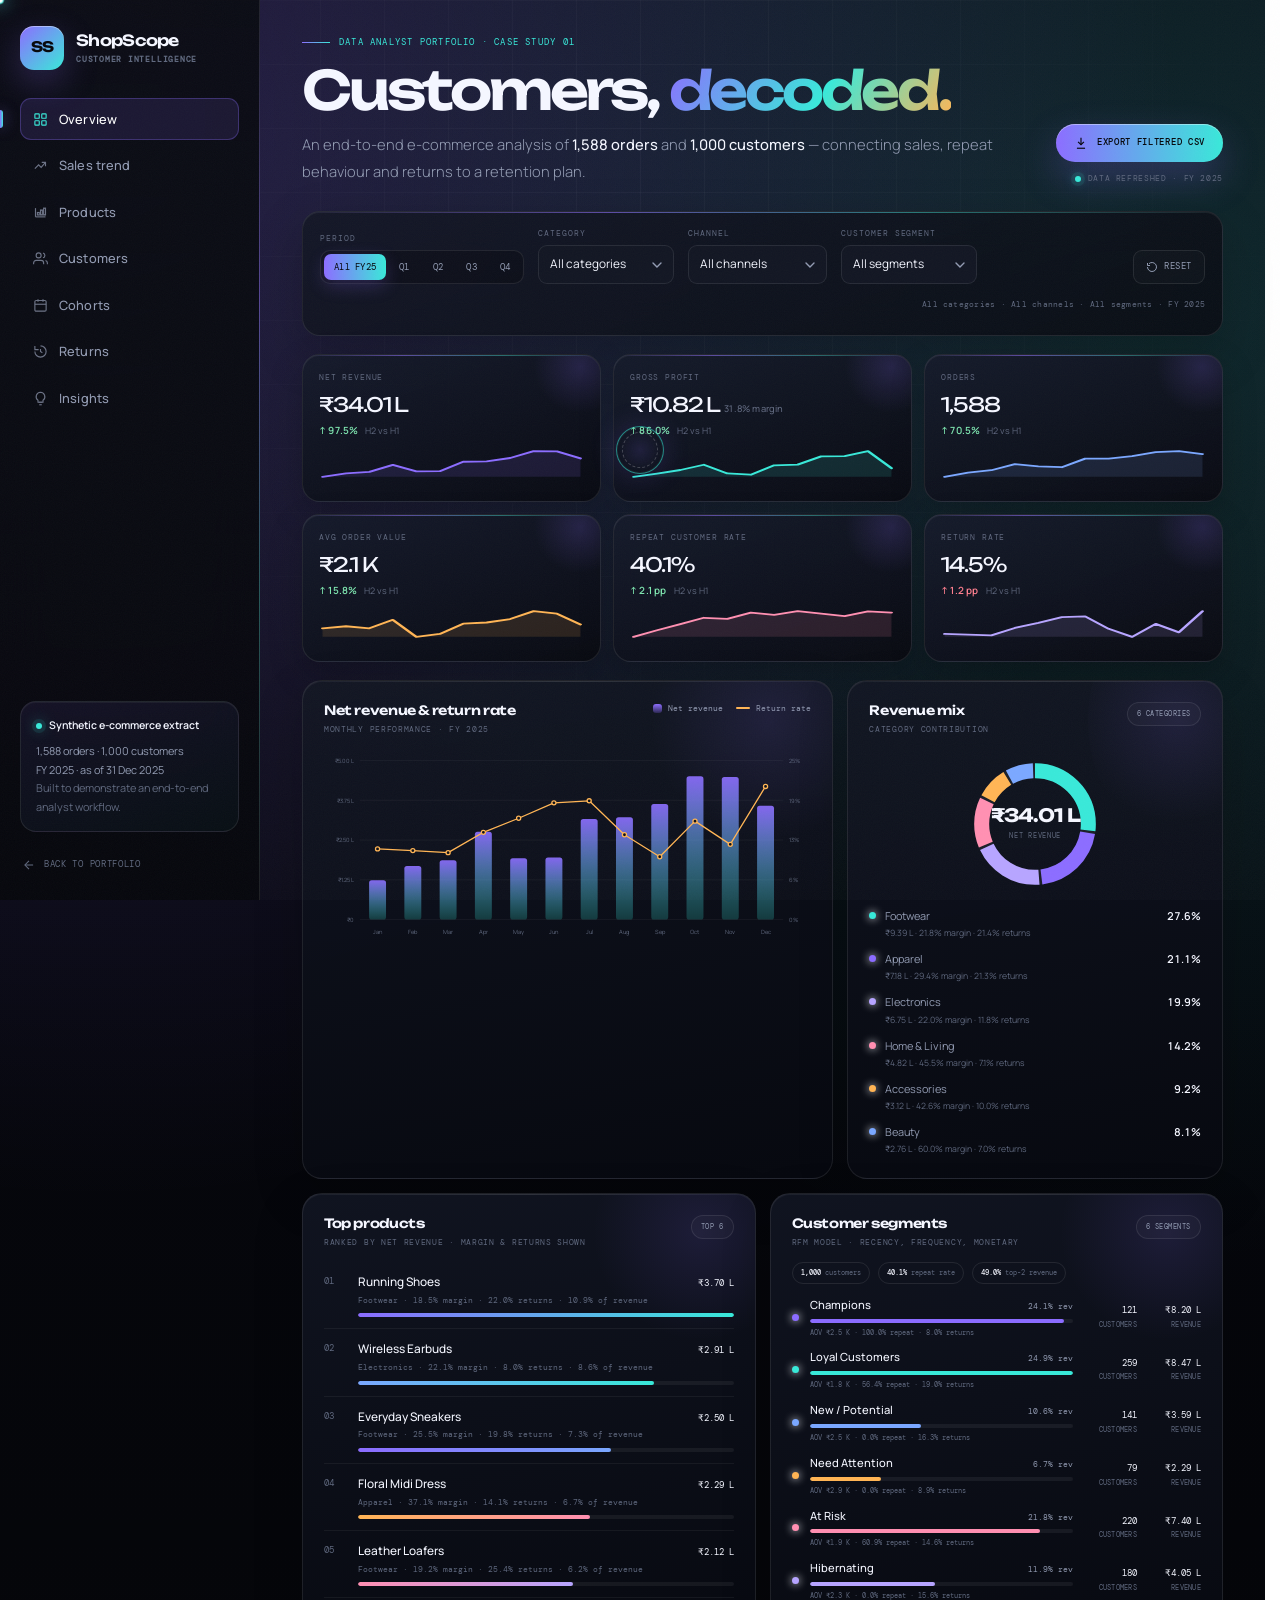
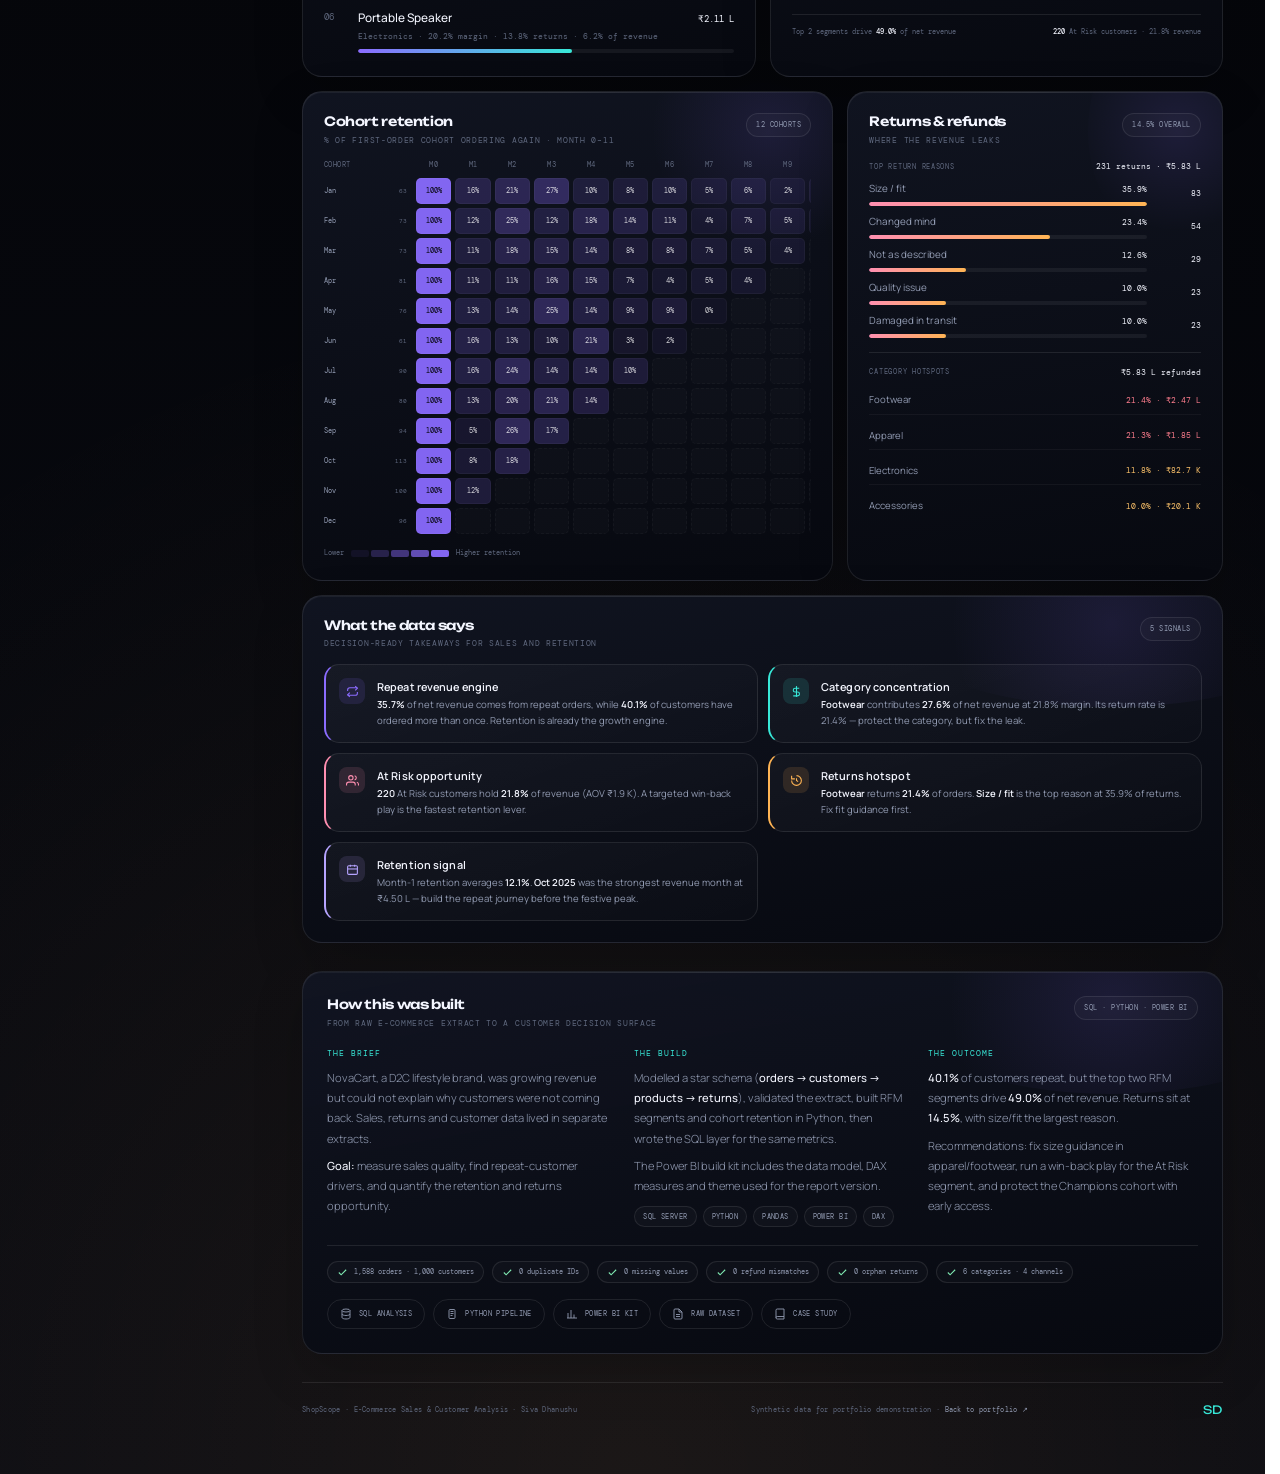
<file: projects/shopscope/index.html>
<!DOCTYPE html>
<html lang="en">
<head>
<meta charset="UTF-8"/>
<meta name="viewport" content="width=device-width, initial-scale=1.0"/>
<title>ShopScope — E-Commerce Sales & Customer Analysis | Siva Dhanushu</title>
<meta name="description" content="ShopScope is a data analyst case study by Siva Dhanushu: 1,588 e-commerce orders and 1,000 customers analysed for sales, repeat behaviour and returns."/>
<meta name="theme-color" content="#05060a"/>
<meta property="og:type" content="website"/>
<meta property="og:title" content="ShopScope — E-Commerce Sales &amp; Customer Analysis"/>
<meta property="og:description" content="1,588 orders, 1,000 customers, RFM segments, cohort retention and returns analysis — a live SQL, Python and Power BI case study."/>
<meta property="og:image" content="https://shivcreations317-hub.github.io/siva-portfolio/assets/shopscope-preview.webp"/>
<meta property="og:url" content="https://shivcreations317-hub.github.io/siva-portfolio/projects/shopscope/"/>
<meta name="twitter:card" content="summary_large_image"/>
<link rel="icon" href="data:image/svg+xml,%3Csvg xmlns='http://www.w3.org/2000/svg' viewBox='0 0 64 64'%3E%3Crect width='64' height='64' rx='16' fill='%2305060a'/%3E%3Ctext x='32' y='42' font-family='Arial' font-size='23' font-weight='bold' fill='%2338e8d8' text-anchor='middle'%3ESS%3C/text%3E%3C/svg%3E"/>
<link rel="preconnect" href="https://fonts.googleapis.com"/>
<link rel="preconnect" href="https://fonts.gstatic.com" crossorigin/>
<link href="https://fonts.googleapis.com/css2?family=DM+Mono:wght@400;500&family=Manrope:wght@300;400;500;600;700;800&family=Unbounded:wght@400;500;600;700;800&display=swap" rel="stylesheet"/>
<link rel="stylesheet" href="styles.css"/>
<link rel="stylesheet" href="motion.css"/>
</head>
<body data-page="dashboard">
<div class="noise"></div>

<aside class="sidebar">
  <a class="brand" href="../../index.html" aria-label="ShopScope home">
    <span class="brand-mark">SS</span>
    <span class="brand-name">ShopScope<span class="brand-sub">Customer Intelligence</span></span>
  </a>

  <nav class="side-nav" aria-label="Dashboard sections">
    <a href="#overview" class="active">
      <svg viewBox="0 0 24 24" fill="none" stroke="currentColor" stroke-width="1.8"><rect x="3" y="3" width="7" height="7" rx="1"/><rect x="14" y="3" width="7" height="7" rx="1"/><rect x="3" y="14" width="7" height="7" rx="1"/><rect x="14" y="14" width="7" height="7" rx="1"/></svg>
      Overview
    </a>
    <a href="#trend">
      <svg viewBox="0 0 24 24" fill="none" stroke="currentColor" stroke-width="1.8"><path d="M3 17l6-6 4 4 7-8"/><path d="M14 7h6v6"/></svg>
      Sales trend
    </a>
    <a href="#products">
      <svg viewBox="0 0 24 24" fill="none" stroke="currentColor" stroke-width="1.8"><path d="M4 19V5"/><path d="M4 19h16"/><rect x="7" y="12" width="3" height="4"/><rect x="12" y="8" width="3" height="8"/><rect x="17" y="5" width="3" height="11"/></svg>
      Products
    </a>
    <a href="#customers">
      <svg viewBox="0 0 24 24" fill="none" stroke="currentColor" stroke-width="1.8"><path d="M17 21v-2a4 4 0 00-4-4H5a4 4 0 00-4 4v2"/><circle cx="9" cy="7" r="4"/><path d="M23 21v-2a4 4 0 00-3-3.87"/><path d="M16 3.13a4 4 0 010 7.75"/></svg>
      Customers
    </a>
    <a href="#cohorts">
      <svg viewBox="0 0 24 24" fill="none" stroke="currentColor" stroke-width="1.8"><rect x="3" y="4" width="18" height="17" rx="2"/><path d="M8 2v4"/><path d="M16 2v4"/><path d="M3 10h18"/><path d="M8 14h.01"/><path d="M12 14h.01"/><path d="M16 14h.01"/></svg>
      Cohorts
    </a>
    <a href="#returns">
      <svg viewBox="0 0 24 24" fill="none" stroke="currentColor" stroke-width="1.8"><path d="M3 12a9 9 0 109-9"/><path d="M3 3v6h6"/><path d="M12 8v4l3 2"/></svg>
      Returns
    </a>
    <a href="#insights">
      <svg viewBox="0 0 24 24" fill="none" stroke="currentColor" stroke-width="1.8"><path d="M9 18h6"/><path d="M10 22h4"/><path d="M12 2a7 7 0 00-4 12.7V18h8v-3.3A7 7 0 0012 2z"/></svg>
      Insights
    </a>
  </nav>

  <div class="side-note">
    <strong><span class="dot"></span> Synthetic e-commerce extract</strong>
    1,588 orders · 1,000 customers<br/>
    FY 2025 · as of 31 Dec 2025<br/>
    <span>Built to demonstrate an end-to-end analyst workflow.</span>
  </div>

  <a class="side-back" href="../../index.html">
    <svg viewBox="0 0 24 24" fill="none" stroke="currentColor" stroke-width="1.8"><path d="M19 12H5"/><path d="M12 19l-7-7 7-7"/></svg>
    Back to portfolio
  </a>
</aside>

<main>
  <header class="topbar">
    <div>
      <p class="eyebrow">Data Analyst Portfolio · Case Study 01</p>
      <h1>Customers, <em>decoded.</em></h1>
      <p class="lede">An end-to-end e-commerce analysis of <strong>1,588 orders</strong> and <strong>1,000 customers</strong> — connecting sales, repeat behaviour and returns to a retention plan.</p>
    </div>
    <div class="top-actions">
      <button class="btn-export" id="exportBtn" type="button">
        <svg viewBox="0 0 24 24" fill="none" stroke="currentColor" stroke-width="2"><path d="M12 3v12"/><path d="M7 10l5 5 5-5"/><path d="M5 21h14"/></svg>
        Export filtered CSV
      </button>
      <span class="data-pill"><i></i> Data refreshed · FY 2025</span>
    </div>
  </header>

  <section id="overview" aria-label="Filters and key performance indicators">
    <div class="filters">
      <div class="quarter-filter">
        <span>Period</span>
        <div class="segmented" id="quarterFilters" role="group" aria-label="Filter by quarter">
          <button type="button" class="active" data-quarter="All">All FY25</button>
          <button type="button" data-quarter="Q1">Q1</button>
          <button type="button" data-quarter="Q2">Q2</button>
          <button type="button" data-quarter="Q3">Q3</button>
          <button type="button" data-quarter="Q4">Q4</button>
        </div>
      </div>
      <div class="filter-field">
        <label for="categoryFilter">Category</label>
        <select id="categoryFilter"></select>
      </div>
      <div class="filter-field">
        <label for="channelFilter">Channel</label>
        <select id="channelFilter"></select>
      </div>
      <div class="filter-field">
        <label for="segmentFilter">Customer segment</label>
        <select id="segmentFilter"></select>
      </div>
      <button class="btn-reset" id="resetFilters" type="button">
        <svg viewBox="0 0 24 24" fill="none" stroke="currentColor" stroke-width="2"><path d="M3 12a9 9 0 1 0 3-6.7"/><path d="M3 4v5h5"/></svg>
        Reset
      </button>
      <span class="scope-label" id="scopeLabel">All categories · All channels · All segments</span>
    </div>

    <div class="kpi-grid" id="kpiGrid" aria-live="polite"></div>
  </section>

  <div class="dashboard-grid">
    <section class="panel span-7" id="trend" aria-labelledby="trendTitle">
      <div class="panel-head">
        <div>
          <h2 class="panel-title" id="trendTitle">Net revenue &amp; return rate</h2>
          <p class="panel-sub" id="trendSub">Monthly performance · FY 2025</p>
        </div>
        <div class="legend">
          <span class="legend-item"><span class="legend-swatch" style="background:linear-gradient(180deg,var(--violet),rgba(139,108,255,.22))"></span>Net revenue</span>
          <span class="legend-item"><span class="legend-line" style="background:var(--amber)"></span>Return rate</span>
        </div>
      </div>
      <div class="chart-wrap" id="trendChart"></div>
    </section>

    <section class="panel span-5" aria-labelledby="categoryTitle">
      <div class="panel-head">
        <div>
          <h2 class="panel-title" id="categoryTitle">Revenue mix</h2>
          <p class="panel-sub">Category contribution</p>
        </div>
        <span class="panel-badge" id="categoryCount">6 categories</span>
      </div>
      <div class="donut-layout">
        <div class="donut-box">
          <svg id="categoryChart" viewBox="0 0 180 180" role="img" aria-label="Net revenue by product category"></svg>
          <div class="donut-center">
            <strong id="donutTotal">—</strong>
            <span>Net revenue</span>
          </div>
        </div>
        <div class="cat-legend" id="categoryLegend"></div>
      </div>
    </section>

    <section class="panel span-6" id="products" aria-labelledby="productsTitle">
      <div class="panel-head">
        <div>
          <h2 class="panel-title" id="productsTitle">Top products</h2>
          <p class="panel-sub">Ranked by net revenue · margin &amp; returns shown</p>
        </div>
        <span class="panel-badge" id="productScope">Top 6</span>
      </div>
      <div class="product-list" id="productList"></div>
    </section>

    <section class="panel span-6" id="customers" aria-labelledby="customersTitle">
      <div class="panel-head">
        <div>
          <h2 class="panel-title" id="customersTitle">Customer segments</h2>
          <p class="panel-sub">RFM model · recency, frequency, monetary</p>
        </div>
        <span class="panel-badge" id="segmentBadge">6 segments</span>
      </div>
      <div class="segment-summary" id="segmentSummary"></div>
      <div class="segment-list" id="segmentList"></div>
      <div class="segment-foot" id="segmentFoot"></div>
    </section>

    <section class="panel span-7" id="cohorts" aria-labelledby="cohortTitle">
      <div class="panel-head">
        <div>
          <h2 class="panel-title" id="cohortTitle">Cohort retention</h2>
          <p class="panel-sub">% of first-order cohort ordering again · month 0–11</p>
        </div>
        <span class="panel-badge" id="cohortBadge">12 cohorts</span>
      </div>
      <div class="cohort-wrap" id="cohortWrap"></div>
      <div class="cohort-legend">
        <span>Lower</span>
        <span class="scale">
          <span style="background:rgba(139,108,255,.08)"></span>
          <span style="background:rgba(139,108,255,.24)"></span>
          <span style="background:rgba(139,108,255,.44)"></span>
          <span style="background:rgba(139,108,255,.68)"></span>
          <span style="background:rgba(139,108,255,.94)"></span>
        </span>
        <span>Higher retention</span>
      </div>
    </section>

    <section class="panel span-5" id="returns" aria-labelledby="returnsTitle">
      <div class="panel-head">
        <div>
          <h2 class="panel-title" id="returnsTitle">Returns &amp; refunds</h2>
          <p class="panel-sub">Where the revenue leaks</p>
        </div>
        <span class="panel-badge" id="returnBadge">—</span>
      </div>
      <div class="return-block">
        <div class="return-block-head"><span>Top return reasons</span><strong id="returnCount">—</strong></div>
        <div class="return-list" id="returnReasons"></div>
      </div>
      <div class="return-block">
        <div class="return-block-head"><span>Category hotspots</span><strong id="refundTotal">—</strong></div>
        <div class="hotspot-list" id="returnHotspots"></div>
      </div>
    </section>

    <section class="panel span-12" id="insights" aria-labelledby="insightsTitle">
      <div class="panel-head">
        <div>
          <h2 class="panel-title" id="insightsTitle">What the data says</h2>
          <p class="panel-sub">Decision-ready takeaways for sales and retention</p>
        </div>
        <span class="panel-badge">5 signals</span>
      </div>
      <div class="insight-grid" id="insightGrid"></div>
    </section>

    <section class="panel methodology span-12" aria-labelledby="methodTitle">
      <div class="panel-head">
        <div>
          <h2 class="panel-title" id="methodTitle">How this was built</h2>
          <p class="panel-sub">From raw e-commerce extract to a customer decision surface</p>
        </div>
        <span class="panel-badge">SQL · Python · Power BI</span>
      </div>
      <div class="method-grid">
        <div class="method-block">
          <h3>The brief</h3>
          <p>NovaCart, a D2C lifestyle brand, was growing revenue but could not explain why customers were not coming back. Sales, returns and customer data lived in separate extracts.</p>
          <p><strong>Goal:</strong> measure sales quality, find repeat-customer drivers, and quantify the retention and returns opportunity.</p>
        </div>
        <div class="method-block">
          <h3>The build</h3>
          <p>Modelled a star schema (<strong>orders → customers → products → returns</strong>), validated the extract, built RFM segments and cohort retention in Python, then wrote the SQL layer for the same metrics.</p>
          <p>The Power BI build kit includes the data model, DAX measures and theme used for the report version.</p>
          <div class="tool-tags">
            <span class="tool-tag">SQL Server</span>
            <span class="tool-tag">Python</span>
            <span class="tool-tag">Pandas</span>
            <span class="tool-tag">Power BI</span>
            <span class="tool-tag">DAX</span>
          </div>
        </div>
        <div class="method-block">
          <h3>The outcome</h3>
          <p><strong>40.1%</strong> of customers repeat, but the top two RFM segments drive <strong>49.0%</strong> of net revenue. Returns sit at <strong>14.5%</strong>, with size/fit the largest reason.</p>
          <p>Recommendations: fix size guidance in apparel/footwear, run a win-back play for the At Risk segment, and protect the Champions cohort with early access.</p>
        </div>
      </div>
      <div class="quality-strip" id="qualityStrip"></div>
      <div class="project-links">
        <a class="project-link" href="sql/ecommerce_analysis.sql">
          <svg viewBox="0 0 24 24" fill="none" stroke="currentColor" stroke-width="1.8"><ellipse cx="12" cy="5" rx="8" ry="3"/><path d="M4 5v14c0 1.7 3.6 3 8 3s8-1.3 8-3V5"/><path d="M4 12c0 1.7 3.6 3 8 3s8-1.3 8-3"/></svg>
          SQL analysis
        </a>
        <a class="project-link" href="python/analyze.py">
          <svg viewBox="0 0 24 24" fill="none" stroke="currentColor" stroke-width="1.8"><path d="M8 3h8a2 2 0 012 2v14a2 2 0 01-2 2H8a2 2 0 01-2-2V5a2 2 0 012-2z"/><path d="M9 7h6"/><path d="M9 11h6"/><path d="M9 15h4"/></svg>
          Python pipeline
        </a>
        <a class="project-link" href="powerbi/README.md">
          <svg viewBox="0 0 24 24" fill="none" stroke="currentColor" stroke-width="1.8"><path d="M4 20V10"/><path d="M10 20V4"/><path d="M16 20v-7"/><path d="M22 20H2"/></svg>
          Power BI kit
        </a>
        <a class="project-link" href="data/orders.csv">
          <svg viewBox="0 0 24 24" fill="none" stroke="currentColor" stroke-width="1.8"><path d="M14 2H6a2 2 0 00-2 2v16a2 2 0 002 2h12a2 2 0 002-2V8z"/><path d="M14 2v6h6"/><path d="M8 13h8"/><path d="M8 17h8"/></svg>
          Raw dataset
        </a>
        <a class="project-link" href="README.md">
          <svg viewBox="0 0 24 24" fill="none" stroke="currentColor" stroke-width="1.8"><path d="M4 19.5A2.5 2.5 0 016.5 17H20"/><path d="M6.5 2H20v20H6.5A2.5 2.5 0 014 19.5v-15A2.5 2.5 0 016.5 2z"/></svg>
          Case study
        </a>
      </div>
    </section>
  </div>

  <footer>
    <span>ShopScope · E-Commerce Sales &amp; Customer Analysis · Siva Dhanushu</span>
    <span>Synthetic data for portfolio demonstration · <a href="../../index.html">Back to portfolio ↗</a></span>
    <span class="footer-mark">SD</span>
  </footer>
</main>

<div id="tooltip" role="status" aria-live="polite"></div>
<div id="toast" role="status" aria-live="polite"></div>

<script src="data/dashboard-data.js"></script>
<script src="app.js"></script>
<script src="motion.js"></script>
</body>
</html>
</file>
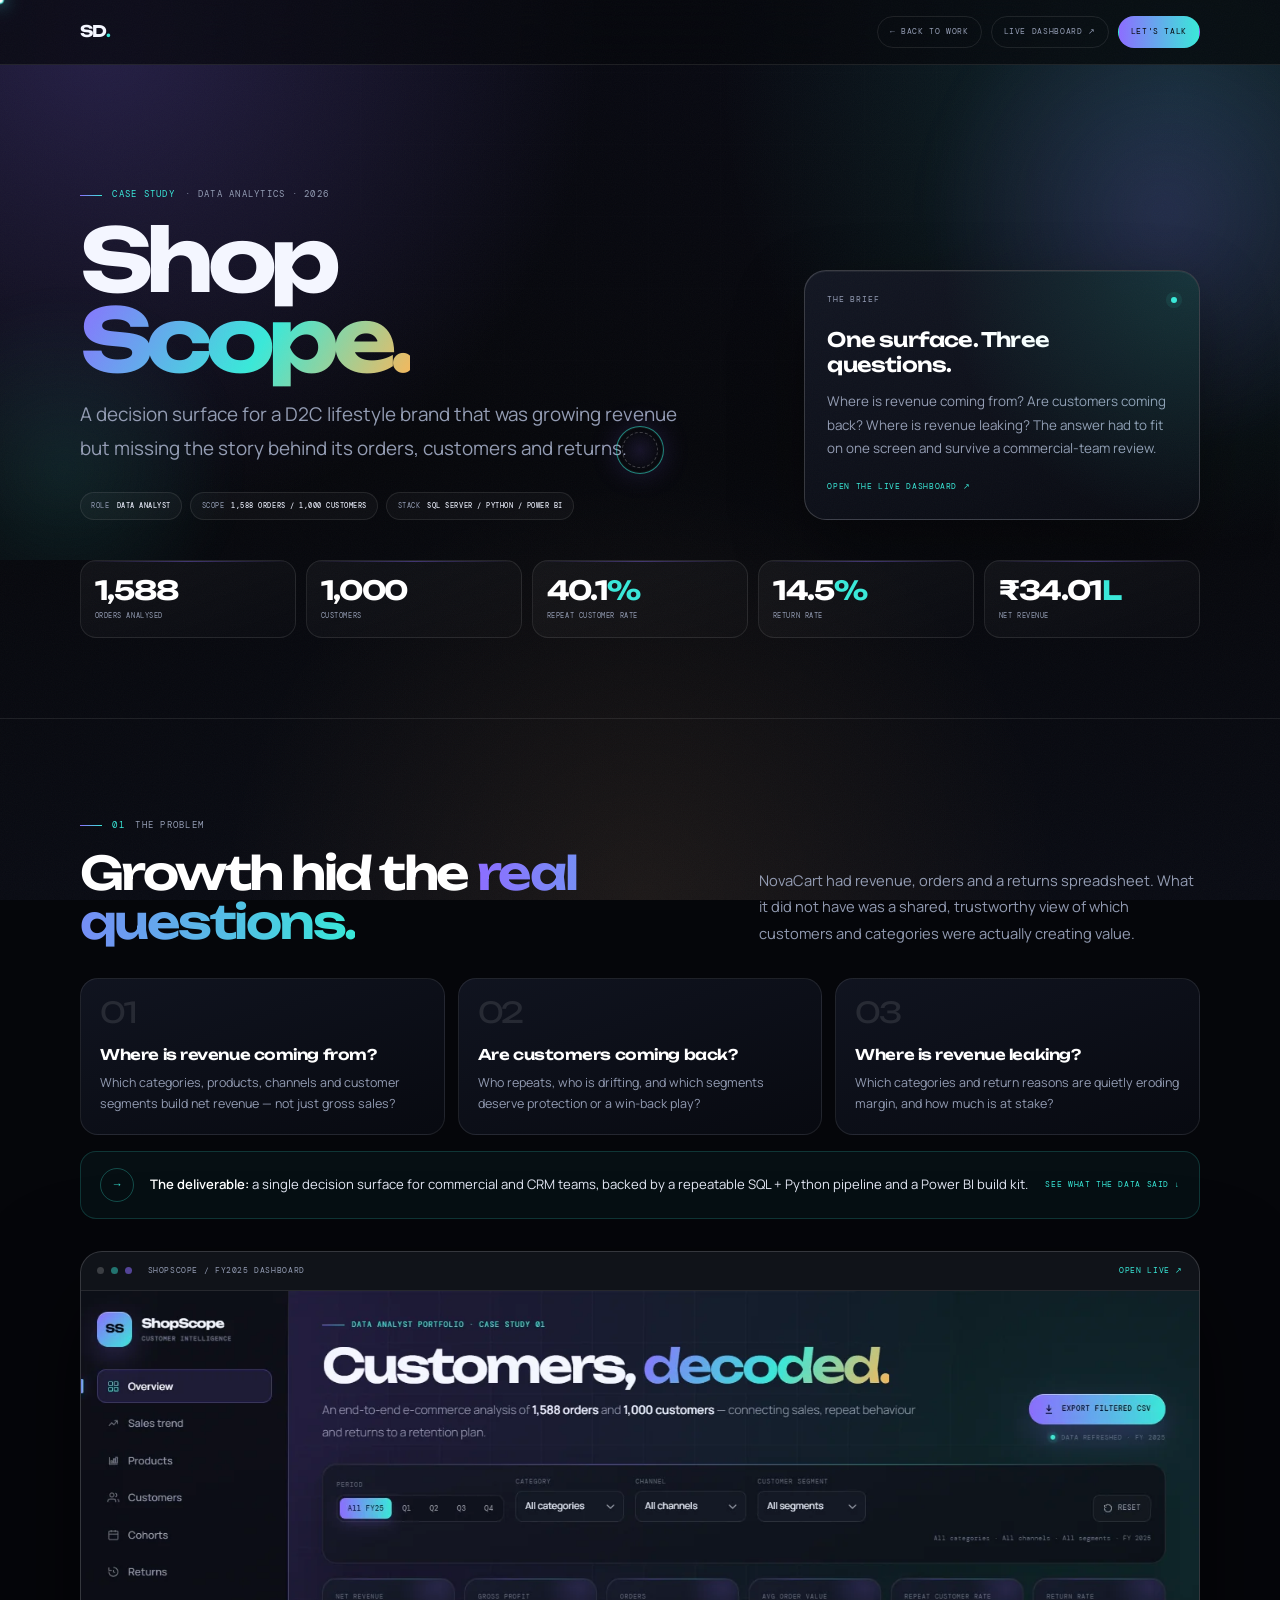
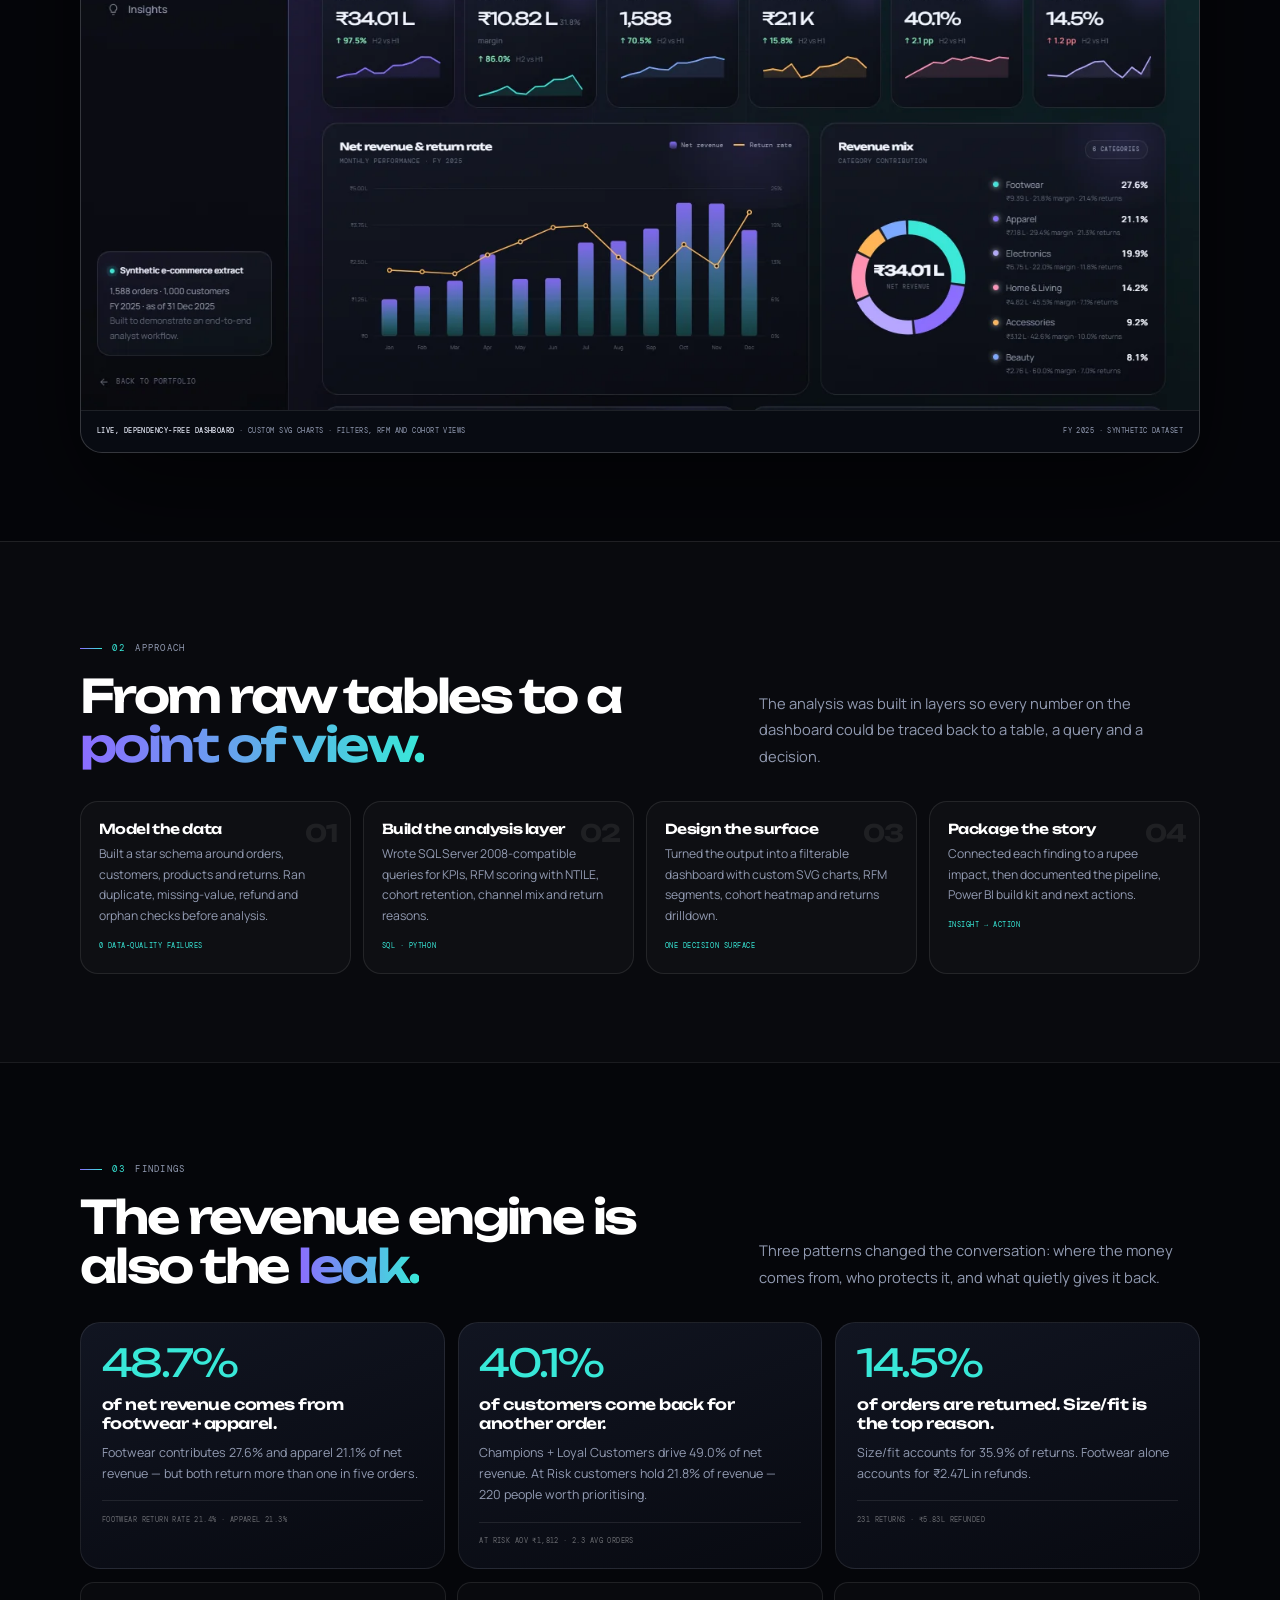
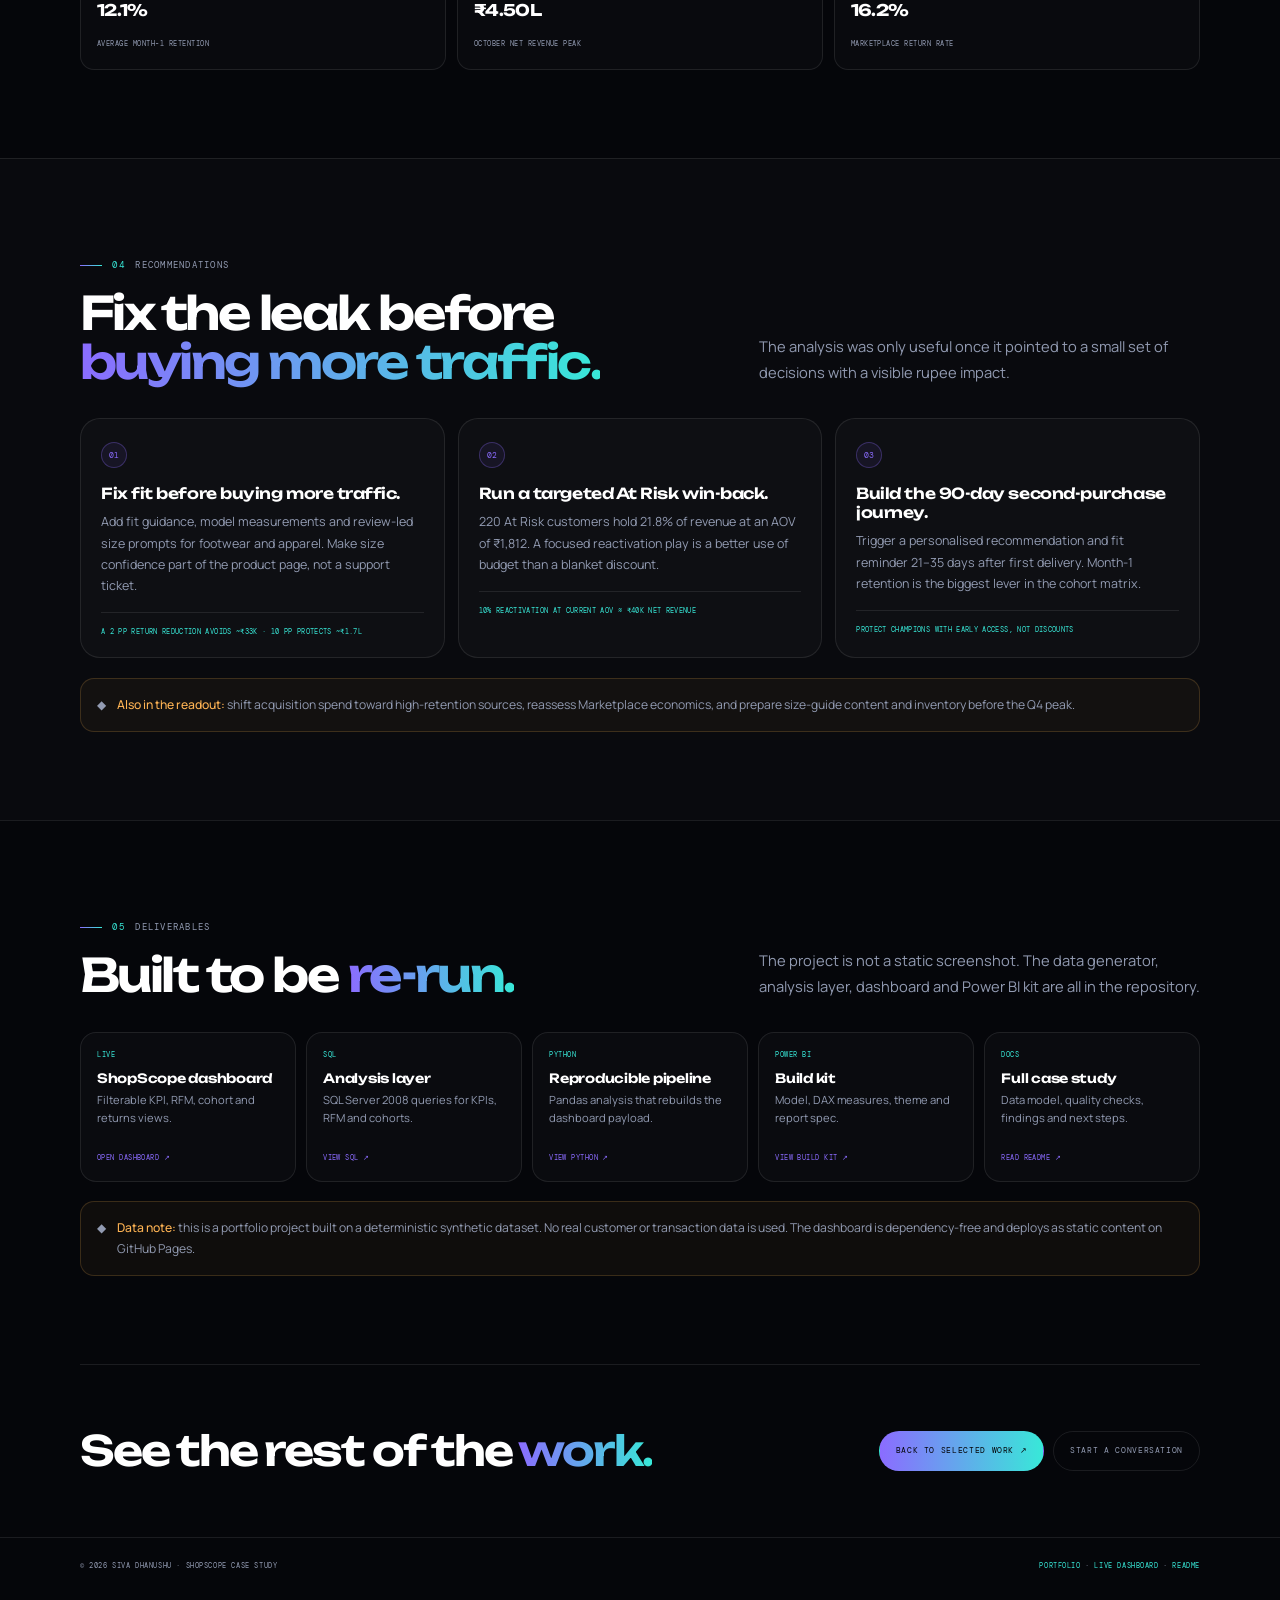
<file: projects/shopscope/case-study.html>
<!DOCTYPE html>
<html lang="en">
<head>
  <meta charset="UTF-8">
  <meta name="viewport" content="width=device-width, initial-scale=1.0">
  <title>ShopScope Case Study — Siva Dhanushu</title>
  <meta name="description" content="ShopScope case study: SQL, Python and Power BI analysis of 1,588 orders and 1,000 customers. RFM segments, cohort retention, return-rate analysis and a live decision dashboard.">
  <meta name="theme-color" content="#05060a">
  <link rel="icon" href="data:image/svg+xml,%3Csvg xmlns='http://www.w3.org/2000/svg' viewBox='0 0 64 64'%3E%3Crect width='64' height='64' rx='16' fill='%230b0d12'/%3E%3Ctext x='32' y='42' font-family='Arial' font-size='24' font-weight='700' fill='%2338e8d8' text-anchor='middle'%3ESD%3C/text%3E%3C/svg%3E">
  <link rel="preconnect" href="https://fonts.googleapis.com">
  <link rel="preconnect" href="https://fonts.gstatic.com" crossorigin>
  <link href="https://fonts.googleapis.com/css2?family=DM+Mono:wght@400;500&family=Manrope:wght@300;400;500;600;700;800&family=Unbounded:wght@400;500;600;700;800&display=swap" rel="stylesheet">
  <style>
    :root{
      --bg:#05060a;
      --surface:#0c0f17;
      --surface-2:#111522;
      --ink:#f4f6ff;
      --ink-2:#e3e7f4;
      --muted:#929bb2;
      --line:rgba(255,255,255,.09);
      --line-strong:rgba(255,255,255,.18);
      --violet:#8b6cff;
      --aqua:#38e8d8;
      --amber:#ffb454;
      --grad:linear-gradient(90deg,#8b6cff,#38e8d8);
      --grad-3:linear-gradient(120deg,#8b6cff,#38e8d8 55%,#ffb454);
      --display:"Unbounded",sans-serif;
      --body:"Manrope",sans-serif;
      --mono:"DM Mono",monospace;
      --ease:cubic-bezier(.22,1,.36,1);
      --max:1120px;
    }
    *{box-sizing:border-box}
    html{scroll-behavior:smooth;scrollbar-color:rgba(139,108,255,.55) var(--bg)}
    body{
      margin:0;background:var(--bg);color:var(--ink);font-family:var(--body);
      font-size:16px;line-height:1.7;-webkit-font-smoothing:antialiased;overflow-x:hidden;
    }
    body::before{
      content:"";position:fixed;inset:0;z-index:-2;pointer-events:none;
      background:
        radial-gradient(circle at 8% 4%,rgba(139,108,255,.22),transparent 34%),
        radial-gradient(circle at 92% 10%,rgba(56,232,216,.14),transparent 32%),
        radial-gradient(circle at 50% 100%,rgba(255,180,84,.08),transparent 38%),
        linear-gradient(180deg,#070811 0%,#05060a 50%,#080a12 100%);
    }
    body::after{
      content:"";position:fixed;inset:0;z-index:-1;pointer-events:none;opacity:.3;
      background-image:linear-gradient(rgba(255,255,255,.035) 1px,transparent 1px),linear-gradient(90deg,rgba(255,255,255,.035) 1px,transparent 1px);
      background-size:72px 72px;
      mask-image:radial-gradient(ellipse at 50% 0,#000 20%,transparent 75%);
      -webkit-mask-image:radial-gradient(ellipse at 50% 0,#000 20%,transparent 75%);
    }
    a{color:inherit;text-decoration:none}
    img{max-width:100%;display:block}
    ::selection{background:rgba(56,232,216,.28);color:#fff}
    .wrap{width:min(var(--max),100% - clamp(2.4rem,10vw,7rem));margin-inline:auto}
    .mono{font-family:var(--mono);letter-spacing:.08em;text-transform:uppercase}
    .eyebrow{display:inline-flex;align-items:center;gap:.65rem;font-family:var(--mono);font-size:.56rem;letter-spacing:.14em;text-transform:uppercase;color:var(--muted);margin:0 0 1rem}
    .eyebrow::before{content:"";width:22px;height:1px;background:var(--grad)}
    .eyebrow span{color:var(--aqua)}
    .case-header{
      position:sticky;top:0;z-index:50;border-bottom:1px solid var(--line);
      background:rgba(5,6,10,.72);backdrop-filter:blur(18px);
    }
    .case-header__inner{display:flex;align-items:center;justify-content:space-between;gap:1rem;padding:1rem 0}
    .brand{font-family:var(--display);font-size:1rem;font-weight:700;letter-spacing:-.06em}
    .brand span{color:var(--aqua)}
    .case-header__nav{display:flex;align-items:center;gap:.55rem;flex-wrap:wrap;justify-content:flex-end}
    .case-header__link{display:inline-flex;align-items:center;gap:.45rem;padding:.5rem .75rem;border:1px solid var(--line);border-radius:999px;font-family:var(--mono);font-size:.5rem;letter-spacing:.08em;text-transform:uppercase;color:var(--muted);transition:border-color .25s,color .25s,background .25s}
    .case-header__link:hover{border-color:rgba(56,232,216,.35);color:var(--ink);background:rgba(56,232,216,.06)}
    .case-header__link--solid{border-color:transparent;background:var(--grad);color:#05060a}
    .case-header__link--solid:hover{background:var(--grad);color:#05060a;opacity:.9}
    .hero{position:relative;overflow:hidden;padding:clamp(4rem,9vw,7rem) 0 2.5rem}
    .hero::before,.hero::after{content:"";position:absolute;border-radius:50%;pointer-events:none;filter:blur(16px);z-index:0}
    .hero::before{width:42vw;height:42vw;right:-12%;top:-24%;background:radial-gradient(circle,rgba(139,108,255,.18),transparent 64%)}
    .hero::after{width:30vw;height:30vw;left:-10%;bottom:-20%;background:radial-gradient(circle,rgba(56,232,216,.11),transparent 64%)}
    .hero > .wrap{position:relative;z-index:1}
    .hero__grid{display:grid;grid-template-columns:minmax(0,1.25fr) minmax(280px,.75fr);gap:clamp(2rem,5vw,4rem);align-items:end;perspective:1400px}
    .hero h1{font-family:var(--display);font-size:clamp(3.2rem,6.8vw,5.8rem);line-height:.92;letter-spacing:-.075em;font-weight:700;margin:0 0 1.2rem;max-width:760px}
    .hero h1 em{font-style:normal;background:var(--grad-3);-webkit-background-clip:text;background-clip:text;color:transparent}
    .hero__lede{max-width:620px;margin:0;color:var(--muted);font-size:clamp(1rem,1.6vw,1.18rem);line-height:1.8}
    .hero__meta{display:flex;flex-wrap:wrap;gap:.5rem;margin-top:1.6rem}
    .hero__meta span{display:inline-flex;align-items:center;gap:.45rem;padding:.45rem .65rem;border:1px solid var(--line);border-radius:999px;font-family:var(--mono);font-size:.46rem;letter-spacing:.07em;text-transform:uppercase;color:var(--muted);background:rgba(255,255,255,.03)}
    .hero__meta b{font-weight:500;color:var(--ink-2)}
    .brief{position:relative;padding:1.4rem;border:1px solid var(--line-strong);border-radius:22px;background:linear-gradient(160deg,rgba(18,22,35,.96),rgba(8,10,17,.99));box-shadow:0 1px 0 rgba(255,255,255,.06) inset,0 30px 70px rgba(0,0,0,.45);overflow:hidden;transform-style:preserve-3d;transition:border-color .35s,box-shadow .35s}
    .brief:hover{border-color:rgba(139,108,255,.38);box-shadow:0 1px 0 rgba(255,255,255,.08) inset,0 36px 90px rgba(0,0,0,.55),0 0 40px rgba(139,108,255,.1)}
    .brief::before{content:"";position:absolute;inset:0;background:radial-gradient(circle at 100% 0,rgba(56,232,216,.16),transparent 55%);pointer-events:none}
    .brief__label{display:flex;align-items:center;justify-content:space-between;gap:1rem;font-family:var(--mono);font-size:.48rem;letter-spacing:.1em;text-transform:uppercase;color:var(--muted);margin-bottom:1.3rem}
    .brief__label i{width:6px;height:6px;border-radius:50%;background:var(--aqua);box-shadow:0 0 0 5px rgba(56,232,216,.08)}
    .brief h2{font-family:var(--display);font-size:1.25rem;line-height:1.25;letter-spacing:-.04em;font-weight:600;margin:0 0 .8rem;color:#fff}
    .brief p{margin:0;color:var(--muted);font-size:.84rem;line-height:1.75}
    .brief__link{display:inline-flex;align-items:center;gap:.45rem;margin-top:1.2rem;font-family:var(--mono);font-size:.5rem;letter-spacing:.08em;text-transform:uppercase;color:var(--aqua)}
    .brief__link:hover{color:#fff}
    .metrics{display:grid;grid-template-columns:repeat(5,1fr);gap:.65rem;padding:0 0 clamp(3rem,7vw,5rem)}
    .metric{position:relative;overflow:hidden;padding:1rem .85rem;border:1px solid var(--line);border-radius:16px;background:linear-gradient(160deg,rgba(255,255,255,.045),rgba(255,255,255,.012));transition:border-color .3s,box-shadow .3s}
    .metric::before{content:"";position:absolute;inset:0 0 auto 0;height:1px;background:linear-gradient(90deg,transparent,rgba(139,108,255,.6),transparent);opacity:.65}
    .metric:hover{border-color:rgba(56,232,216,.3);box-shadow:0 16px 38px rgba(0,0,0,.28)}
    .metric b{display:block;font-family:var(--display);font-size:clamp(1.15rem,2.3vw,1.65rem);line-height:1;letter-spacing:-.05em;color:#fff;margin-bottom:.45rem}
    .metric b span{color:var(--aqua)}
    .metric small{display:block;font-family:var(--mono);font-size:.43rem;letter-spacing:.08em;text-transform:uppercase;color:var(--muted);line-height:1.5}
    .section{padding:clamp(3.5rem,7vw,5.5rem) 0;border-top:1px solid var(--line);scroll-margin-top:86px}
    .section--tint{background:rgba(255,255,255,.018)}
    .section__head{display:grid;grid-template-columns:minmax(0,1fr) minmax(260px,.7fr);gap:clamp(1.5rem,4vw,3rem);align-items:end;margin-bottom:2rem}
    .section h2{font-family:var(--display);font-size:clamp(1.7rem,3.6vw,3rem);line-height:1.05;letter-spacing:-.055em;font-weight:600;margin:0;color:#fff;max-width:720px}
    .section h2 em{font-style:normal;background:var(--grad);-webkit-background-clip:text;background-clip:text;color:transparent}
    .section__lede{margin:0;color:var(--muted);font-size:.92rem;line-height:1.8;max-width:460px}
    .questions{display:grid;grid-template-columns:repeat(3,1fr);gap:.8rem;margin-top:2rem}
    .question{padding:1.2rem;border:1px solid var(--line);border-radius:18px;background:linear-gradient(160deg,rgba(18,22,35,.9),rgba(8,10,17,.98));transition:border-color .3s,transform .3s,box-shadow .3s}
    .question:hover{border-color:rgba(139,108,255,.42);transform:translateY(-3px);box-shadow:0 18px 40px rgba(0,0,0,.3)}
    .question__num{display:block;font-family:var(--display);font-size:1.8rem;line-height:1;letter-spacing:-.08em;color:rgba(255,255,255,.1);margin-bottom:1.2rem}
    .question h3{font-family:var(--display);font-size:.92rem;line-height:1.25;letter-spacing:-.03em;font-weight:600;color:#fff;margin:0 0 .45rem}
    .question p{margin:0;color:var(--muted);font-size:.78rem;line-height:1.7}
    .callout{display:grid;grid-template-columns:auto 1fr auto;gap:1rem;align-items:center;margin-top:1rem;padding:1rem 1.2rem;border:1px solid rgba(56,232,216,.18);border-radius:16px;background:rgba(56,232,216,.045)}
    .callout__icon{width:34px;height:34px;border-radius:50%;display:grid;place-items:center;border:1px solid rgba(56,232,216,.28);color:var(--aqua);font-family:var(--mono);font-size:.7rem}
    .callout p{margin:0;color:var(--ink-2);font-size:.82rem;line-height:1.7}
    .callout b{color:#fff;font-weight:600}
    .callout a{font-family:var(--mono);font-size:.48rem;letter-spacing:.08em;text-transform:uppercase;color:var(--aqua);white-space:nowrap}
    .dashboard{margin-top:2rem;border:1px solid var(--line-strong);border-radius:22px;background:#080b12;overflow:hidden;box-shadow:0 40px 100px rgba(0,0,0,.55);transition:border-color .35s,box-shadow .35s}
    .dashboard:hover{border-color:rgba(139,108,255,.35);box-shadow:0 44px 110px rgba(0,0,0,.62),0 0 50px rgba(139,108,255,.08)}
    .dashboard a{display:block;overflow:hidden}
    .dashboard img{transition:transform .8s var(--ease),filter .5s}
    .dashboard a:hover img{transform:scale(1.012);filter:saturate(1.04)}
    .dashboard__bar{display:flex;align-items:center;gap:.45rem;padding:.8rem 1rem;border-bottom:1px solid var(--line);background:rgba(255,255,255,.03)}
    .dashboard__bar i{width:7px;height:7px;border-radius:50%;background:rgba(255,255,255,.18)}
    .dashboard__bar i:nth-child(2){background:rgba(56,232,216,.45)}
    .dashboard__bar i:nth-child(3){background:rgba(139,108,255,.55)}
    .dashboard__bar span{margin-left:.5rem;font-family:var(--mono);font-size:.48rem;letter-spacing:.08em;text-transform:uppercase;color:var(--muted)}
    .dashboard__bar a{margin-left:auto;font-family:var(--mono);font-size:.48rem;letter-spacing:.08em;text-transform:uppercase;color:var(--aqua)}
    .dashboard img{width:100%;height:auto}
    .dashboard__caption{display:flex;align-items:center;justify-content:space-between;gap:1rem;flex-wrap:wrap;padding:.9rem 1rem;border-top:1px solid var(--line);font-family:var(--mono);font-size:.46rem;letter-spacing:.06em;text-transform:uppercase;color:var(--muted)}
    .dashboard__caption b{font-weight:500;color:var(--ink-2)}
    .approach{display:grid;grid-template-columns:repeat(4,1fr);gap:.75rem;margin-top:2rem;counter-reset:step}
    .step{position:relative;padding:1.1rem;border:1px solid var(--line);border-radius:18px;background:rgba(255,255,255,.025);overflow:hidden}
    .step::before{counter-increment:step;content:"0" counter(step);position:absolute;right:.9rem;top:.7rem;font-family:var(--display);font-size:1.5rem;font-weight:700;letter-spacing:-.08em;color:rgba(255,255,255,.07)}
    .step h3{font-family:var(--display);font-size:.86rem;line-height:1.25;letter-spacing:-.03em;font-weight:600;color:#fff;margin:0 0 .45rem;padding-right:1.8rem}
    .step p{margin:0;color:var(--muted);font-size:.76rem;line-height:1.7}
    .step__tag{display:inline-block;margin-top:.8rem;font-family:var(--mono);font-size:.42rem;letter-spacing:.08em;text-transform:uppercase;color:var(--aqua)}
    .findings{display:grid;grid-template-columns:repeat(3,1fr);gap:.8rem;margin-top:2rem}
    .finding{padding:1.3rem;border:1px solid var(--line);border-radius:20px;background:linear-gradient(160deg,rgba(18,22,35,.95),rgba(8,10,17,.99));transition:border-color .3s,transform .3s,box-shadow .3s}
    .finding:hover{border-color:rgba(56,232,216,.38);transform:translateY(-3px);box-shadow:0 20px 44px rgba(0,0,0,.32)}
    .finding__metric{display:block;font-family:var(--display);font-size:clamp(1.8rem,3vw,2.5rem);line-height:1;letter-spacing:-.06em;color:var(--aqua);margin-bottom:.8rem}
    .finding h3{font-family:var(--display);font-size:.95rem;line-height:1.25;letter-spacing:-.03em;font-weight:600;color:#fff;margin:0 0 .55rem}
    .finding p{margin:0;color:var(--muted);font-size:.78rem;line-height:1.7}
    .finding__note{display:block;margin-top:1rem;padding-top:.8rem;border-top:1px solid var(--line);font-family:var(--mono);font-size:.43rem;letter-spacing:.06em;text-transform:uppercase;color:rgba(255,255,255,.38)}
    .signals{display:grid;grid-template-columns:repeat(3,1fr);gap:.65rem;margin-top:.8rem}
    .signal{padding:.9rem 1rem;border:1px solid var(--line);border-radius:14px;background:rgba(255,255,255,.02)}
    .signal b{display:block;font-family:var(--display);font-size:1rem;letter-spacing:-.04em;color:#fff;margin-bottom:.2rem}
    .signal span{font-family:var(--mono);font-size:.43rem;letter-spacing:.07em;text-transform:uppercase;color:var(--muted)}
    .recs{display:grid;grid-template-columns:repeat(3,1fr);gap:.8rem;margin-top:2rem}
    .rec{position:relative;padding:1.25rem;border:1px solid var(--line);border-radius:20px;background:rgba(255,255,255,.025);transition:border-color .3s,transform .3s,box-shadow .3s}
    .rec:hover{border-color:rgba(139,108,255,.42);transform:translateY(-3px);box-shadow:0 20px 44px rgba(0,0,0,.32)}
    .rec__num{display:inline-flex;align-items:center;justify-content:center;width:26px;height:26px;border-radius:50%;border:1px solid rgba(139,108,255,.3);background:rgba(139,108,255,.08);font-family:var(--mono);font-size:.48rem;color:var(--violet);margin-bottom:1rem}
    .rec h3{font-family:var(--display);font-size:.95rem;line-height:1.25;letter-spacing:-.03em;font-weight:600;color:#fff;margin:0 0 .5rem}
    .rec p{margin:0;color:var(--muted);font-size:.78rem;line-height:1.7}
    .rec__impact{display:block;margin-top:1rem;padding-top:.8rem;border-top:1px solid var(--line);font-family:var(--mono);font-size:.44rem;line-height:1.6;letter-spacing:.05em;text-transform:uppercase;color:var(--aqua)}
    .deliverables{display:grid;grid-template-columns:repeat(5,1fr);gap:.65rem;margin-top:2rem}
    .deliverable{display:flex;flex-direction:column;min-height:150px;padding:1rem;border:1px solid var(--line);border-radius:16px;background:rgba(255,255,255,.025);transition:border-color .25s,background .25s,transform .25s,box-shadow .25s}
    .deliverable:hover{border-color:rgba(56,232,216,.38);background:rgba(56,232,216,.055);transform:translateY(-3px);box-shadow:0 18px 40px rgba(0,0,0,.28)}
    .deliverable__tag{font-family:var(--mono);font-size:.42rem;letter-spacing:.08em;text-transform:uppercase;color:var(--aqua)}
    .deliverable h3{font-family:var(--display);font-size:.8rem;line-height:1.3;letter-spacing:-.02em;font-weight:600;color:#fff;margin:.6rem 0 .3rem}
    .deliverable p{margin:0;color:var(--muted);font-size:.7rem;line-height:1.6}
    .deliverable span:last-child{margin-top:auto;padding-top:.8rem;font-family:var(--mono);font-size:.46rem;letter-spacing:.06em;text-transform:uppercase;color:var(--violet)}
    .note{display:flex;align-items:flex-start;gap:.7rem;margin-top:1.2rem;padding:1rem;border:1px solid rgba(255,180,84,.18);border-radius:14px;background:rgba(255,180,84,.045);color:var(--muted);font-size:.76rem;line-height:1.7}
    .note b{color:var(--amber);font-weight:500}
    .next{display:flex;align-items:center;justify-content:space-between;gap:1.5rem;flex-wrap:wrap;padding:clamp(2.5rem,6vw,4rem) 0;border-top:1px solid var(--line)}
    .next h2{font-family:var(--display);font-size:clamp(1.5rem,3.4vw,2.6rem);line-height:1.05;letter-spacing:-.05em;font-weight:600;margin:0;color:#fff;max-width:600px}
    .next h2 em{font-style:normal;background:var(--grad);-webkit-background-clip:text;background-clip:text;color:transparent}
    .next__actions{display:flex;gap:.55rem;flex-wrap:wrap}
    .btn{display:inline-flex;align-items:center;gap:.5rem;padding:.75rem 1rem;border:1px solid var(--line);border-radius:999px;font-family:var(--mono);font-size:.5rem;letter-spacing:.08em;text-transform:uppercase;transition:background .25s,color .25s,border-color .25s,transform .25s}
    .btn:hover{transform:translateY(-2px)}
    .btn--solid{background:var(--grad);border-color:transparent;color:#05060a}
    .btn--solid:hover{opacity:.9}
    .btn--ghost{color:var(--muted)}
    .btn--ghost:hover{border-color:rgba(56,232,216,.35);color:var(--ink);background:rgba(56,232,216,.06)}
    .case-footer{padding:1.4rem 0 2.5rem;border-top:1px solid var(--line);color:var(--muted)}
    .case-footer__inner{display:flex;align-items:center;justify-content:space-between;gap:1rem;flex-wrap:wrap;font-family:var(--mono);font-size:.46rem;letter-spacing:.08em;text-transform:uppercase}
    .case-footer a{color:var(--aqua)}
    .case-footer a:hover{color:#fff}
    @media(max-width:960px){
      .hero__grid,.section__head{grid-template-columns:1fr;align-items:start}
      .brief{max-width:620px}
      .metrics{grid-template-columns:repeat(3,1fr)}
      .questions,.findings,.recs{grid-template-columns:1fr}
      .approach{grid-template-columns:repeat(2,1fr)}
      .deliverables{grid-template-columns:repeat(3,1fr)}
      .section__lede{max-width:none}
    }
    @media(max-width:700px){
      .case-header__nav .case-header__link:first-child{display:none}
      .hero{padding-top:3rem}
      .metrics{grid-template-columns:repeat(2,1fr)}
      .metric:last-child{grid-column:1/-1}
      .approach{grid-template-columns:1fr}
      .deliverables{grid-template-columns:1fr 1fr}
      .callout{grid-template-columns:auto 1fr}
      .callout a{grid-column:1/-1;padding-left:2.8rem}
      .dashboard__caption{font-size:.42rem}
      .next__actions{width:100%}
    }
    @media(max-width:460px){
      .deliverables{grid-template-columns:1fr}
      .case-header__link--solid{display:none}
    }
    @media(prefers-reduced-motion:reduce){
      *,*::before,*::after{transition-duration:.01ms!important;animation-duration:.01ms!important}
      html{scroll-behavior:auto}
    }
  </style>
  <link rel="stylesheet" href="motion.css">
</head>
<body data-page="case">
  <div class="noise"></div>
  <header class="case-header">
    <div class="wrap case-header__inner">
      <a class="brand" href="../../index.html#work" aria-label="Back to Siva Dhanushu portfolio">SD<span>.</span></a>
      <nav class="case-header__nav" aria-label="Case study navigation">
        <a class="case-header__link" href="../../index.html#work">&larr; Back to work</a>
        <a class="case-header__link" href="index.html">Live dashboard &nearr;</a>
        <a class="case-header__link case-header__link--solid" href="../../index.html#contact">Let's talk</a>
      </nav>
    </div>
  </header>

  <main>
    <section class="hero">
      <div class="wrap">
        <p class="eyebrow"><span>Case study</span> &middot; Data analytics &middot; 2026</p>
        <div class="hero__grid">
          <div>
            <h1>Shop<br><em>Scope.</em></h1>
            <p class="hero__lede">A decision surface for a D2C lifestyle brand that was growing revenue but missing the story behind its orders, customers and returns.</p>
            <div class="hero__meta">
              <span>Role <b>Data Analyst</b></span>
              <span>Scope <b>1,588 orders / 1,000 customers</b></span>
              <span>Stack <b>SQL Server / Python / Power BI</b></span>
            </div>
          </div>
          <aside class="brief" aria-label="Project brief">
            <div class="brief__label"><span>The brief</span><i></i></div>
            <h2>One surface. Three questions.</h2>
            <p>Where is revenue coming from? Are customers coming back? Where is revenue leaking? The answer had to fit on one screen and survive a commercial-team review.</p>
            <a class="brief__link" href="index.html">Open the live dashboard &nearr;</a>
          </aside>
        </div>
      </div>
    </section>

    <div class="wrap">
      <div class="metrics" aria-label="Headline metrics">
        <div class="metric"><b>1,588</b><small>Orders analysed</small></div>
        <div class="metric"><b>1,000</b><small>Customers</small></div>
        <div class="metric"><b>40.1<span>%</span></b><small>Repeat customer rate</small></div>
        <div class="metric"><b>14.5<span>%</span></b><small>Return rate</small></div>
        <div class="metric"><b>&#8377;34.01<span>L</span></b><small>Net revenue</small></div>
      </div>
    </div>

    <section class="section">
      <div class="wrap">
        <div class="section__head">
          <div>
            <p class="eyebrow"><span>01</span> The problem</p>
            <h2>Growth hid the <em>real questions.</em></h2>
          </div>
          <p class="section__lede">NovaCart had revenue, orders and a returns spreadsheet. What it did not have was a shared, trustworthy view of which customers and categories were actually creating value.</p>
        </div>

        <div class="questions">
          <article class="question">
            <span class="question__num">01</span>
            <h3>Where is revenue coming from?</h3>
            <p>Which categories, products, channels and customer segments build net revenue &mdash; not just gross sales?</p>
          </article>
          <article class="question">
            <span class="question__num">02</span>
            <h3>Are customers coming back?</h3>
            <p>Who repeats, who is drifting, and which segments deserve protection or a win-back play?</p>
          </article>
          <article class="question">
            <span class="question__num">03</span>
            <h3>Where is revenue leaking?</h3>
            <p>Which categories and return reasons are quietly eroding margin, and how much is at stake?</p>
          </article>
        </div>

        <div class="callout">
          <span class="callout__icon" aria-hidden="true">&rarr;</span>
          <p><b>The deliverable:</b> a single decision surface for commercial and CRM teams, backed by a repeatable SQL + Python pipeline and a Power BI build kit.</p>
          <a href="#findings">See what the data said &darr;</a>
        </div>

        <div class="dashboard">
          <div class="dashboard__bar"><i></i><i></i><i></i><span>shopscope / fy2025 dashboard</span><a href="index.html">Open live &nearr;</a></div>
          <a href="index.html" aria-label="Open the ShopScope live dashboard">
            <img src="../../assets/shopscope-preview.webp" alt="ShopScope dashboard showing net revenue, orders, repeat customer rate, return rate, category revenue and monthly trends" width="1600" height="1000" loading="eager" decoding="async">
          </a>
          <div class="dashboard__caption"><span><b>Live, dependency-free dashboard</b> &middot; custom SVG charts &middot; filters, RFM and cohort views</span><span>FY 2025 &middot; synthetic dataset</span></div>
        </div>
      </div>
    </section>

    <section class="section section--tint">
      <div class="wrap">
        <div class="section__head">
          <div>
            <p class="eyebrow"><span>02</span> Approach</p>
            <h2>From raw tables to a <em>point of view.</em></h2>
          </div>
          <p class="section__lede">The analysis was built in layers so every number on the dashboard could be traced back to a table, a query and a decision.</p>
        </div>

        <div class="approach">
          <article class="step">
            <h3>Model the data</h3>
            <p>Built a star schema around orders, customers, products and returns. Ran duplicate, missing-value, refund and orphan checks before analysis.</p>
            <span class="step__tag">0 data-quality failures</span>
          </article>
          <article class="step">
            <h3>Build the analysis layer</h3>
            <p>Wrote SQL Server 2008-compatible queries for KPIs, RFM scoring with NTILE, cohort retention, channel mix and return reasons.</p>
            <span class="step__tag">SQL &middot; Python</span>
          </article>
          <article class="step">
            <h3>Design the surface</h3>
            <p>Turned the output into a filterable dashboard with custom SVG charts, RFM segments, cohort heatmap and returns drilldown.</p>
            <span class="step__tag">One decision surface</span>
          </article>
          <article class="step">
            <h3>Package the story</h3>
            <p>Connected each finding to a rupee impact, then documented the pipeline, Power BI build kit and next actions.</p>
            <span class="step__tag">Insight &rarr; action</span>
          </article>
        </div>
      </div>
    </section>

    <section class="section" id="findings">
      <div class="wrap">
        <div class="section__head">
          <div>
            <p class="eyebrow"><span>03</span> Findings</p>
            <h2>The revenue engine is also the <em>leak.</em></h2>
          </div>
          <p class="section__lede">Three patterns changed the conversation: where the money comes from, who protects it, and what quietly gives it back.</p>
        </div>

        <div class="findings">
          <article class="finding">
            <span class="finding__metric">48.7%</span>
            <h3>of net revenue comes from footwear + apparel.</h3>
            <p>Footwear contributes 27.6% and apparel 21.1% of net revenue &mdash; but both return more than one in five orders.</p>
            <span class="finding__note">Footwear return rate 21.4% &middot; Apparel 21.3%</span>
          </article>
          <article class="finding">
            <span class="finding__metric">40.1%</span>
            <h3>of customers come back for another order.</h3>
            <p>Champions + Loyal Customers drive 49.0% of net revenue. At Risk customers hold 21.8% of revenue &mdash; 220 people worth prioritising.</p>
            <span class="finding__note">At Risk AOV &#8377;1,812 &middot; 2.3 avg orders</span>
          </article>
          <article class="finding">
            <span class="finding__metric">14.5%</span>
            <h3>of orders are returned. Size/fit is the top reason.</h3>
            <p>Size/fit accounts for 35.9% of returns. Footwear alone accounts for &#8377;2.47L in refunds.</p>
            <span class="finding__note">231 returns &middot; &#8377;5.83L refunded</span>
          </article>
        </div>

        <div class="signals" aria-label="Supporting signals">
          <div class="signal"><b>12.1%</b><span>Average month-1 retention</span></div>
          <div class="signal"><b>&#8377;4.50L</b><span>October net revenue peak</span></div>
          <div class="signal"><b>16.2%</b><span>Marketplace return rate</span></div>
        </div>
      </div>
    </section>

    <section class="section section--tint">
      <div class="wrap">
        <div class="section__head">
          <div>
            <p class="eyebrow"><span>04</span> Recommendations</p>
            <h2>Fix the leak before <em>buying more traffic.</em></h2>
          </div>
          <p class="section__lede">The analysis was only useful once it pointed to a small set of decisions with a visible rupee impact.</p>
        </div>

        <div class="recs">
          <article class="rec">
            <span class="rec__num">01</span>
            <h3>Fix fit before buying more traffic.</h3>
            <p>Add fit guidance, model measurements and review-led size prompts for footwear and apparel. Make size confidence part of the product page, not a support ticket.</p>
            <span class="rec__impact">A 2 pp return reduction avoids ~&#8377;33K &middot; 10 pp protects ~&#8377;1.7L</span>
          </article>
          <article class="rec">
            <span class="rec__num">02</span>
            <h3>Run a targeted At Risk win-back.</h3>
            <p>220 At Risk customers hold 21.8% of revenue at an AOV of &#8377;1,812. A focused reactivation play is a better use of budget than a blanket discount.</p>
            <span class="rec__impact">10% reactivation at current AOV &asymp; &#8377;40K net revenue</span>
          </article>
          <article class="rec">
            <span class="rec__num">03</span>
            <h3>Build the 90-day second-purchase journey.</h3>
            <p>Trigger a personalised recommendation and fit reminder 21&ndash;35 days after first delivery. Month-1 retention is the biggest lever in the cohort matrix.</p>
            <span class="rec__impact">Protect Champions with early access, not discounts</span>
          </article>
        </div>

        <div class="note">
          <span aria-hidden="true">&#9670;</span>
          <span><b>Also in the readout:</b> shift acquisition spend toward high-retention sources, reassess Marketplace economics, and prepare size-guide content and inventory before the Q4 peak.</span>
        </div>
      </div>
    </section>

    <section class="section">
      <div class="wrap">
        <div class="section__head">
          <div>
            <p class="eyebrow"><span>05</span> Deliverables</p>
            <h2>Built to be <em>re-run.</em></h2>
          </div>
          <p class="section__lede">The project is not a static screenshot. The data generator, analysis layer, dashboard and Power BI kit are all in the repository.</p>
        </div>

        <div class="deliverables">
          <a class="deliverable" href="index.html">
            <span class="deliverable__tag">Live</span>
            <h3>ShopScope dashboard</h3>
            <p>Filterable KPI, RFM, cohort and returns views.</p>
            <span>Open dashboard &nearr;</span>
          </a>
          <a class="deliverable" href="sql/ecommerce_analysis.sql">
            <span class="deliverable__tag">SQL</span>
            <h3>Analysis layer</h3>
            <p>SQL Server 2008 queries for KPIs, RFM and cohorts.</p>
            <span>View SQL &nearr;</span>
          </a>
          <a class="deliverable" href="python/analyze.py">
            <span class="deliverable__tag">Python</span>
            <h3>Reproducible pipeline</h3>
            <p>Pandas analysis that rebuilds the dashboard payload.</p>
            <span>View Python &nearr;</span>
          </a>
          <a class="deliverable" href="powerbi/README.md">
            <span class="deliverable__tag">Power BI</span>
            <h3>Build kit</h3>
            <p>Model, DAX measures, theme and report spec.</p>
            <span>View build kit &nearr;</span>
          </a>
          <a class="deliverable" href="README.md">
            <span class="deliverable__tag">Docs</span>
            <h3>Full case study</h3>
            <p>Data model, quality checks, findings and next steps.</p>
            <span>Read README &nearr;</span>
          </a>
        </div>

        <div class="note">
          <span aria-hidden="true">&#9670;</span>
          <span><b>Data note:</b> this is a portfolio project built on a deterministic synthetic dataset. No real customer or transaction data is used. The dashboard is dependency-free and deploys as static content on GitHub Pages.</span>
        </div>
      </div>
    </section>

    <div class="wrap next">
      <h2>See the rest of the <em>work.</em></h2>
      <div class="next__actions">
        <a class="btn btn--solid" href="../../index.html#work">Back to selected work &nearr;</a>
        <a class="btn btn--ghost" href="../../index.html#contact">Start a conversation</a>
      </div>
    </div>
  </main>

  <footer class="case-footer">
    <div class="wrap case-footer__inner">
      <span>&copy; 2026 Siva Dhanushu &middot; ShopScope case study</span>
      <span><a href="../../index.html#work">Portfolio</a> &middot; <a href="index.html">Live dashboard</a> &middot; <a href="README.md">README</a></span>
    </div>
  </footer>
  <script src="motion.js"></script>
</body>
</html>
</file>
<file: projects/shopscope/styles.css>
:root{
  --bg:#05060a;
  --bg-2:#080a10;
  --surface:#0c0f17;
  --surface-2:#111522;
  --ink:#f4f6ff;
  --ink-2:#e3e7f4;
  --muted:#929bb2;
  --dim:#5f687e;
  --line:rgba(255,255,255,.09);
  --line-strong:rgba(255,255,255,.18);
  --violet:#8b6cff;
  --aqua:#38e8d8;
  --amber:#ffb454;
  --pink:#ff8fb1;
  --blue:#7aa7ff;
  --lavender:#b6a4ff;
  --danger:#ff7e8e;
  --warning:#ffc46b;
  --success:#7ee7b0;
  --grad:linear-gradient(90deg,var(--violet),var(--aqua));
  --grad-3:linear-gradient(120deg,var(--violet),var(--aqua) 55%,var(--amber));
  --display:'Unbounded',sans-serif;
  --body:'Manrope',sans-serif;
  --mono:'DM Mono',monospace;
  --ease:cubic-bezier(.16,1,.3,1);
}
*,*::before,*::after{box-sizing:border-box;margin:0;padding:0}
html{scroll-behavior:smooth;scrollbar-color:rgba(139,108,255,.55) var(--bg);scrollbar-gutter:stable}
body{
  background:
    radial-gradient(circle at 8% 4%,rgba(139,108,255,.22),transparent 34%),
    radial-gradient(circle at 92% 10%,rgba(56,232,216,.14),transparent 32%),
    radial-gradient(circle at 50% 100%,rgba(255,180,84,.08),transparent 38%),
    linear-gradient(180deg,#070811 0%,#05060a 50%,#080a12 100%);
  color:var(--ink);
  font-family:var(--body);
  font-size:15px;
  line-height:1.6;
  min-height:100vh;
  overflow-x:hidden;
  -webkit-font-smoothing:antialiased;
}
body::before{
  content:'';position:fixed;inset:0;pointer-events:none;z-index:0;
  background-image:
    linear-gradient(rgba(255,255,255,.035) 1px,transparent 1px),
    linear-gradient(90deg,rgba(255,255,255,.035) 1px,transparent 1px);
  background-size:64px 64px;
  mask-image:radial-gradient(circle at 50% 18%,#000,transparent 78%);
  -webkit-mask-image:radial-gradient(circle at 50% 18%,#000,transparent 78%);
}
::selection{background:rgba(56,232,216,.28);color:#fff}
a{color:inherit}
button,select{font:inherit}
button{cursor:pointer}
a:focus-visible,button:focus-visible,select:focus-visible{outline:2px solid var(--aqua);outline-offset:3px;border-radius:4px}
.sr-only{position:absolute;width:1px;height:1px;padding:0;margin:-1px;overflow:hidden;clip:rect(0,0,0,0);white-space:nowrap;border:0}
.noise{
  position:fixed;inset:0;z-index:90;pointer-events:none;opacity:.055;mix-blend-mode:screen;
  background-image:url("data:image/svg+xml,%3Csvg viewBox='0 0 180 180' xmlns='http://www.w3.org/2000/svg'%3E%3Cfilter id='noise'%3E%3CfeTurbulence type='fractalNoise' baseFrequency='.9' numOctaves='4' stitchTiles='stitch'/%3E%3C/filter%3E%3Crect width='100%25' height='100%25' filter='url(%23noise)' opacity='.55'/%3E%3C/svg%3E");
  background-size:180px 180px;
}

/* ── SIDEBAR ───────────────────────────────────────────────────────────── */
.sidebar{
  position:fixed;inset:0 auto 0 0;width:260px;z-index:50;
  display:flex;flex-direction:column;gap:24px;
  padding:26px 20px;
  background:linear-gradient(180deg,rgba(9,11,18,.94),rgba(5,6,10,.88));
  border-right:1px solid var(--line);
  backdrop-filter:blur(24px);
}
.sidebar::after{
  content:'';position:absolute;top:0;right:-1px;width:1px;height:100%;
  background:linear-gradient(transparent,rgba(139,108,255,.5),rgba(56,232,216,.28),transparent);
  pointer-events:none;
}
.brand{display:flex;align-items:center;gap:12px;text-decoration:none;min-width:0}
.brand-mark{
  width:44px;height:44px;border-radius:14px;
  display:grid;place-items:center;flex:none;
  background:linear-gradient(135deg,var(--violet),var(--aqua));
  color:#05060a;font-family:var(--display);font-size:.9rem;font-weight:700;letter-spacing:-.04em;
  box-shadow:0 12px 34px rgba(139,108,255,.26),inset 0 1px 0 rgba(255,255,255,.4);
}
.brand-name{font-family:var(--display);font-size:.96rem;font-weight:600;letter-spacing:-.045em;line-height:1.15;min-width:0}
.brand-sub{display:block;font-family:var(--mono);font-size:.48rem;letter-spacing:.1em;text-transform:uppercase;color:var(--dim);margin-top:5px;white-space:nowrap}
.side-nav{display:flex;flex-direction:column;gap:4px;margin-top:4px}
.side-nav a{
  position:relative;
  display:flex;align-items:center;gap:11px;
  padding:10px 12px;border-radius:11px;
  text-decoration:none;color:var(--muted);
  font-size:.8rem;font-weight:500;letter-spacing:.01em;
  border:1px solid transparent;
  transition:color .25s,background .25s,border-color .25s,transform .25s;
}
.side-nav a svg{width:15px;height:15px;flex:none;opacity:.72;transition:opacity .25s,color .25s}
.side-nav a:hover{color:#fff;background:rgba(255,255,255,.045);border-color:var(--line);transform:translateX(2px)}
.side-nav a.active{color:#fff;background:rgba(139,108,255,.13);border-color:rgba(139,108,255,.3)}
.side-nav a.active svg{opacity:1;color:var(--aqua)}
.side-nav a.active::before{
  content:'';position:absolute;left:-21px;top:50%;width:3px;height:18px;transform:translateY(-50%);
  border-radius:0 4px 4px 0;background:var(--grad);box-shadow:0 0 14px rgba(139,108,255,.65);
}
.side-note{
  margin-top:auto;padding:15px;border:1px solid var(--line);border-radius:16px;
  background:linear-gradient(160deg,rgba(139,108,255,.09),rgba(56,232,216,.035));
  font-size:.68rem;color:var(--muted);line-height:1.7;
  box-shadow:inset 0 1px 0 rgba(255,255,255,.05);
}
.side-note strong{display:flex;align-items:center;gap:7px;color:var(--ink);font-size:.66rem;font-weight:600;margin-bottom:7px}
.side-note .dot{width:6px;height:6px;border-radius:50%;background:var(--aqua);box-shadow:0 0 0 4px rgba(56,232,216,.1),0 0 14px rgba(56,232,216,.7);animation:ping 2.4s infinite}
.side-note span{color:var(--dim)}
.side-back{
  display:flex;align-items:center;gap:8px;
  color:var(--dim);text-decoration:none;font-family:var(--mono);font-size:.54rem;letter-spacing:.08em;text-transform:uppercase;
  transition:color .25s;padding:2px 2px;
}
.side-back:hover{color:var(--aqua)}
.side-back svg{width:14px;height:14px}
@keyframes ping{70%{box-shadow:0 0 0 8px rgba(56,232,216,0)}100%{box-shadow:0 0 0 0 rgba(56,232,216,0)}}

/* ── MAIN ──────────────────────────────────────────────────────────────── */
main{position:relative;z-index:1;margin-left:260px;padding:36px 42px 54px;max-width:1700px}
.topbar{display:flex;align-items:flex-end;justify-content:space-between;gap:28px;margin-bottom:26px}
.eyebrow{
  display:flex;align-items:center;gap:9px;
  font-family:var(--mono);font-size:.54rem;letter-spacing:.14em;text-transform:uppercase;color:var(--aqua);font-weight:400;
  margin-bottom:14px;
}
.eyebrow::before{content:'';width:28px;height:1px;background:var(--grad)}
h1{
  font-family:var(--display);
  font-size:clamp(2.1rem,4.2vw,3.9rem);
  line-height:.98;letter-spacing:-.06em;font-weight:600;
  margin-bottom:14px;max-width:900px;
}
h1 em{
  font-style:normal;
  background:var(--grad-3);
  -webkit-background-clip:text;background-clip:text;color:transparent;
}
.lede{color:var(--muted);font-size:.92rem;font-weight:300;max-width:760px;line-height:1.85}
.lede strong{color:var(--ink);font-weight:500}
.top-actions{display:flex;flex-direction:column;align-items:flex-end;gap:10px;flex:none}
.btn-export{
  display:inline-flex;align-items:center;gap:9px;
  border:0;border-radius:999px;padding:12px 18px;
  background:var(--grad);
  color:#05060a;font-family:var(--mono);font-size:.54rem;font-weight:500;letter-spacing:.08em;text-transform:uppercase;
  box-shadow:0 16px 38px rgba(139,108,255,.26),inset 0 1px 0 rgba(255,255,255,.4);
  transition:transform .25s var(--ease),box-shadow .25s;
}
.btn-export:hover{transform:translateY(-2px);box-shadow:0 22px 50px rgba(56,232,216,.22),inset 0 1px 0 rgba(255,255,255,.5)}
.btn-export svg{width:14px;height:14px}
.data-pill{
  display:flex;align-items:center;gap:7px;
  font-family:var(--mono);font-size:.5rem;letter-spacing:.08em;text-transform:uppercase;color:var(--dim);
  white-space:nowrap;
}
.data-pill i{width:6px;height:6px;border-radius:50%;background:var(--aqua);box-shadow:0 0 0 4px rgba(56,232,216,.09),0 0 12px rgba(56,232,216,.6)}

/* ── FILTERS ───────────────────────────────────────────────────────────── */
.filters{
  position:relative;overflow:hidden;
  display:flex;align-items:flex-end;gap:14px;flex-wrap:wrap;
  padding:15px 17px;border:1px solid var(--line);border-radius:18px;
  background:linear-gradient(160deg,rgba(17,21,34,.8),rgba(8,10,17,.86));
  backdrop-filter:blur(18px);
  margin-bottom:18px;
  box-shadow:inset 0 1px 0 rgba(255,255,255,.05),0 18px 50px rgba(0,0,0,.22);
}
.filters::before{
  content:'';position:absolute;inset:0 0 auto 0;height:1px;
  background:linear-gradient(90deg,transparent,rgba(139,108,255,.7),rgba(56,232,216,.55),transparent);
  opacity:.8;
}
.filter-field{display:flex;flex-direction:column;gap:6px;min-width:136px}
.filter-field label,.quarter-filter > span{font-family:var(--mono);font-size:.48rem;letter-spacing:.12em;text-transform:uppercase;color:var(--dim);font-weight:400}
.filter-field select{
  appearance:none;-webkit-appearance:none;
  background:var(--surface-2) url("data:image/svg+xml,%3Csvg xmlns='http://www.w3.org/2000/svg' width='10' height='6' viewBox='0 0 10 6'%3E%3Cpath d='M1 1l4 4 4-4' fill='none' stroke='%23929bb2' stroke-width='1.4' stroke-linecap='round'/%3E%3C/svg%3E") no-repeat right 11px center;
  border:1px solid var(--line);border-radius:9px;
  color:var(--ink);font-size:.74rem;padding:9px 30px 9px 11px;
  min-width:136px;
  transition:border-color .25s,background .25s,box-shadow .25s;
}
.filter-field select:hover{border-color:var(--line-strong)}
.filter-field select:focus{border-color:rgba(139,108,255,.65);box-shadow:0 0 0 3px rgba(139,108,255,.12)}
.quarter-filter{display:flex;flex-direction:column;gap:6px}
.segmented{display:flex;gap:3px;padding:3px;border:1px solid var(--line);border-radius:10px;background:rgba(0,0,0,.22)}
.segmented button{
  border:0;background:transparent;color:var(--muted);
  padding:6px 10px;border-radius:7px;font-family:var(--mono);font-size:.56rem;font-weight:400;letter-spacing:.03em;
  transition:background .25s,color .25s,box-shadow .25s;
}
.segmented button:hover{color:#fff;background:rgba(255,255,255,.055)}
.segmented button.active{background:var(--grad);color:#05060a;box-shadow:0 6px 18px rgba(139,108,255,.22)}
.btn-reset{
  border:1px solid var(--line);background:rgba(255,255,255,.02);color:var(--muted);
  border-radius:9px;padding:9px 12px;font-family:var(--mono);font-size:.54rem;letter-spacing:.06em;text-transform:uppercase;
  display:inline-flex;align-items:center;gap:6px;margin-left:auto;
  transition:color .25s,border-color .25s,background .25s;
}
.btn-reset:hover{color:#fff;border-color:rgba(56,232,216,.35);background:rgba(56,232,216,.055)}
.btn-reset svg{width:12px;height:12px}
.scope-label{margin-left:auto;font-family:var(--mono);font-size:.5rem;color:var(--dim);letter-spacing:.03em;padding-bottom:9px;white-space:nowrap}

/* ── KPI CARDS ─────────────────────────────────────────────────────────── */
.kpi-grid{display:grid;grid-template-columns:repeat(6,minmax(0,1fr));gap:12px;margin-bottom:18px}
.kpi-card{
  position:relative;overflow:hidden;
  padding:16px 16px 12px;
  border:1px solid var(--line);border-radius:18px;
  background:linear-gradient(160deg,rgba(20,25,42,.96),rgba(8,10,17,.98));
  box-shadow:inset 0 1px 0 rgba(255,255,255,.055),0 12px 34px rgba(0,0,0,.22);
  transition:transform .35s var(--ease),border-color .35s,box-shadow .35s;
  min-height:148px;
  animation:cardRise .7s var(--ease) both;
  animation-delay:calc(var(--i,0) * 55ms);
}
.kpi-card::before{
  content:'';position:absolute;inset:0 0 auto 0;height:1px;
  background:linear-gradient(90deg,transparent,rgba(139,108,255,.7),rgba(56,232,216,.5),transparent);
  opacity:.75;
}
.kpi-card::after{
  content:'';position:absolute;right:-28px;top:-36px;width:96px;height:96px;border-radius:50%;
  background:radial-gradient(circle,rgba(139,108,255,.17),transparent 68%);
  pointer-events:none;transition:opacity .3s;
}
.kpi-card:hover{transform:translateY(-4px);border-color:rgba(139,108,255,.38);box-shadow:inset 0 1px 0 rgba(255,255,255,.08),0 22px 50px rgba(0,0,0,.36),0 0 0 1px rgba(139,108,255,.08)}
.kpi-card:hover::after{opacity:1.4}
.kpi-label{font-family:var(--mono);font-size:.48rem;letter-spacing:.11em;text-transform:uppercase;color:var(--dim);font-weight:400;position:relative;z-index:1}
.kpi-value{font-family:var(--display);font-size:clamp(1.25rem,1.55vw,1.65rem);line-height:1.05;letter-spacing:-.055em;margin:11px 0 7px;position:relative;z-index:1}
.kpi-value small{font-family:var(--body);font-size:.58rem;font-weight:500;color:var(--dim);letter-spacing:.02em;margin-left:4px}
.kpi-foot{display:flex;align-items:center;gap:7px;flex-wrap:wrap;min-height:18px;position:relative;z-index:1}
.delta{display:inline-flex;align-items:center;gap:3px;font-size:.62rem;font-weight:600;letter-spacing:.02em}
.delta.up{color:var(--success)}
.delta.down{color:var(--danger)}
.delta.flat{color:var(--dim)}
.kpi-compare{font-size:.56rem;color:var(--dim)}
.kpi-spark{display:block;width:100%;height:30px;margin-top:9px;overflow:visible;position:relative;z-index:1}
.kpi-spark path.line{fill:none;stroke-width:1.7;stroke-linecap:round;stroke-linejoin:round}
.kpi-spark path.area{stroke:none}
@keyframes cardRise{from{opacity:0;transform:translateY(18px) scale(.985)}to{opacity:1;transform:none}}

/* ── PANELS / GRID ─────────────────────────────────────────────────────── */
.dashboard-grid{display:grid;grid-template-columns:repeat(12,minmax(0,1fr));gap:14px}
.panel{
  position:relative;overflow:hidden;
  border:1px solid var(--line);border-radius:20px;
  background:linear-gradient(170deg,rgba(17,21,34,.94),rgba(7,9,16,.98));
  padding:21px;
  box-shadow:inset 0 1px 0 rgba(255,255,255,.05),0 18px 50px rgba(0,0,0,.2);
  transition:border-color .35s,box-shadow .35s;
}
.panel::before{
  content:'';position:absolute;right:-12%;top:-16%;width:48%;height:48%;border-radius:50%;
  background:radial-gradient(circle,rgba(139,108,255,.12),transparent 68%);
  pointer-events:none;transition:opacity .35s;
}
.panel::after{
  content:'';position:absolute;inset:0 0 auto 0;height:1px;
  background:linear-gradient(90deg,transparent,rgba(255,255,255,.14),transparent);
  opacity:.6;
}
.panel:hover{border-color:rgba(139,108,255,.3);box-shadow:inset 0 1px 0 rgba(255,255,255,.07),0 24px 60px rgba(0,0,0,.28)}
.panel:hover::before{opacity:1.4}
.span-12{grid-column:span 12}
.span-8{grid-column:span 8}
.span-7{grid-column:span 7}
.span-6{grid-column:span 6}
.span-5{grid-column:span 5}
.span-4{grid-column:span 4}
.panel-head{display:flex;align-items:flex-start;justify-content:space-between;gap:16px;margin-bottom:14px;position:relative;z-index:1}
.panel-title{font-family:var(--display);font-size:.8rem;font-weight:600;letter-spacing:-.03em;line-height:1.3}
.panel-sub{font-family:var(--mono);font-size:.48rem;letter-spacing:.09em;text-transform:uppercase;color:var(--dim);margin-top:4px;font-weight:400}
.panel-badge{
  font-family:var(--mono);font-size:.46rem;letter-spacing:.07em;text-transform:uppercase;color:var(--muted);
  padding:5px 9px;border:1px solid var(--line);border-radius:20px;white-space:nowrap;background:rgba(255,255,255,.025);
}
.legend{display:flex;align-items:center;gap:13px;flex-wrap:wrap;font-family:var(--mono);font-size:.5rem;color:var(--muted)}
.legend-item{display:inline-flex;align-items:center;gap:6px}
.legend-swatch{width:9px;height:9px;border-radius:3px;flex:none}
.legend-line{width:14px;height:2px;border-radius:2px;flex:none}
.chart-wrap{position:relative;width:100%}
.chart-wrap svg{display:block;width:100%;height:auto;overflow:visible}
.chart-hit{cursor:crosshair}
.chart-hit:hover rect.hit{fill:rgba(255,255,255,.045)}
.empty-state{
  display:flex;flex-direction:column;align-items:center;justify-content:center;
  min-height:180px;gap:6px;color:var(--dim);font-size:.74rem;text-align:center;
  border:1px dashed var(--line);border-radius:14px;padding:20px;
}
.empty-state strong{color:var(--muted);font-weight:500}

/* donut */
.donut-layout{display:flex;align-items:center;gap:18px;min-height:230px;position:relative;z-index:1}
.donut-box{position:relative;flex:none;width:176px;height:176px}
.donut-box svg{width:100%;height:100%;transform:rotate(-90deg)}
.donut-seg{transition:stroke-width .2s,filter .2s;cursor:pointer}
.donut-seg:hover{stroke-width:23;filter:brightness(1.18) drop-shadow(0 0 8px rgba(139,108,255,.4))}
.donut-center{position:absolute;inset:0;display:flex;flex-direction:column;align-items:center;justify-content:center;text-align:center;pointer-events:none}
.donut-center strong{font-family:var(--display);font-size:1.15rem;line-height:1.05;letter-spacing:-.055em}
.donut-center span{font-family:var(--mono);font-size:.44rem;letter-spacing:.1em;text-transform:uppercase;color:var(--dim);margin-top:5px}
.cat-legend{display:flex;flex-direction:column;gap:9px;width:100%;min-width:0}
.cat-item{display:grid;grid-template-columns:8px minmax(0,1fr) auto;gap:8px;align-items:center;font-size:.68rem}
.cat-dot{width:7px;height:7px;border-radius:50%;flex:none;box-shadow:0 0 8px currentColor}
.cat-name{color:var(--muted);white-space:nowrap;overflow:hidden;text-overflow:ellipsis}
.cat-share{font-weight:600;color:var(--ink);font-variant-numeric:tabular-nums}
.cat-margin{grid-column:2/4;font-size:.54rem;color:var(--dim);margin-top:-5px}

/* products */
.product-list{display:flex;flex-direction:column;position:relative;z-index:1}
.product-row{display:grid;grid-template-columns:24px minmax(0,1fr);gap:10px;padding:11px 0;border-bottom:1px solid rgba(255,255,255,.055)}
.product-row:last-child{border-bottom:0;padding-bottom:2px}
.product-rank{font-family:var(--mono);font-size:.54rem;color:var(--dim);padding-top:2px}
.product-top{display:flex;align-items:baseline;justify-content:space-between;gap:10px}
.product-name{font-size:.74rem;font-weight:500;white-space:nowrap;overflow:hidden;text-overflow:ellipsis}
.product-rev{font-family:var(--mono);font-size:.58rem;font-weight:400;font-variant-numeric:tabular-nums;color:var(--ink);white-space:nowrap}
.product-meta{font-family:var(--mono);font-size:.48rem;color:var(--dim);margin-top:2px}
.product-track{height:4px;border-radius:4px;background:rgba(255,255,255,.06);margin-top:7px;overflow:hidden}
.product-track span{display:block;height:100%;border-radius:4px;background:linear-gradient(90deg,var(--violet),var(--aqua));transition:width .6s var(--ease)}
.product-row:nth-child(2) .product-track span{background:linear-gradient(90deg,var(--blue),var(--aqua))}
.product-row:nth-child(3) .product-track span{background:linear-gradient(90deg,var(--violet),var(--blue))}
.product-row:nth-child(4) .product-track span{background:linear-gradient(90deg,var(--amber),var(--pink))}
.product-row:nth-child(5) .product-track span{background:linear-gradient(90deg,var(--pink),var(--lavender))}

/* segments */
.segment-summary{display:flex;align-items:center;gap:8px;flex-wrap:wrap;margin-bottom:12px;position:relative;z-index:1}
.segment-chip{font-family:var(--mono);font-size:.46rem;color:var(--dim);padding:4px 8px;border:1px solid var(--line);border-radius:20px}
.segment-chip strong{color:var(--ink);font-weight:500}
.segment-list{display:flex;flex-direction:column;gap:10px;position:relative;z-index:1}
.segment-row{display:grid;grid-template-columns:10px minmax(0,1fr) 56px 56px;gap:8px;align-items:center}
.segment-dot{width:7px;height:7px;border-radius:50%;flex:none;box-shadow:0 0 8px currentColor}
.segment-main{min-width:0}
.segment-top{display:flex;align-items:baseline;justify-content:space-between;gap:10px}
.segment-name{font-size:.7rem;font-weight:500;white-space:nowrap;overflow:hidden;text-overflow:ellipsis}
.segment-rev{font-family:var(--mono);font-size:.52rem;color:var(--muted);font-variant-numeric:tabular-nums;white-space:nowrap}
.segment-track{height:4px;border-radius:4px;background:rgba(255,255,255,.06);margin-top:5px;overflow:hidden}
.segment-track span{display:block;height:100%;border-radius:4px;transition:width .6s var(--ease)}
.segment-meta{font-family:var(--mono);font-size:.46rem;color:var(--dim);margin-top:4px}
.segment-num{text-align:right;font-family:var(--mono);font-size:.54rem;font-variant-numeric:tabular-nums;color:var(--ink)}
.segment-num small{display:block;font-size:.42rem;color:var(--dim);letter-spacing:.04em;text-transform:uppercase;margin-top:2px}
.segment-foot{display:flex;align-items:center;justify-content:space-between;gap:10px;margin-top:12px;padding-top:11px;border-top:1px solid var(--line);font-family:var(--mono);font-size:.46rem;color:var(--dim);position:relative;z-index:1}
.segment-foot strong{color:var(--ink);font-weight:500}

/* cohort heatmap */
.cohort-wrap{overflow-x:auto;padding-bottom:4px;scrollbar-width:thin;scrollbar-color:rgba(139,108,255,.35) transparent;position:relative;z-index:1}
.cohort-grid{display:grid;grid-template-columns:88px repeat(12,minmax(30px,1fr));gap:4px;min-width:560px}
.cohort-head{font-family:var(--mono);font-size:.42rem;letter-spacing:.06em;text-transform:uppercase;color:var(--dim);text-align:center;padding-bottom:3px}
.cohort-label{display:flex;align-items:center;justify-content:space-between;gap:5px;font-family:var(--mono);font-size:.46rem;color:var(--muted);padding-right:5px;white-space:nowrap}
.cohort-label span{color:var(--dim);font-size:.4rem}
.cohort-cell{
  height:26px;border-radius:5px;display:flex;align-items:center;justify-content:center;
  font-family:var(--mono);font-size:.46rem;font-variant-numeric:tabular-nums;color:rgba(255,255,255,.78);
  border:1px solid rgba(255,255,255,.035);cursor:default;
  transition:transform .15s,border-color .15s,box-shadow .15s;
}
.cohort-cell:hover{transform:scale(1.08);border-color:rgba(56,232,216,.55);z-index:2;box-shadow:0 0 18px rgba(56,232,216,.16)}
.cohort-cell.empty{background:rgba(255,255,255,.018);border-style:dashed;color:transparent;cursor:default}
.cohort-cell.empty:hover{transform:none;border-color:rgba(255,255,255,.03);box-shadow:none}
.cohort-legend{display:flex;align-items:center;gap:7px;margin-top:10px;font-family:var(--mono);font-size:.42rem;color:var(--dim);flex-wrap:wrap}
.cohort-legend .scale{display:flex;gap:2px}
.cohort-legend .scale span{width:18px;height:7px;border-radius:2px}

/* returns */
.return-block + .return-block{margin-top:14px;padding-top:13px;border-top:1px solid var(--line)}
.return-block{position:relative;z-index:1}
.return-block-head{display:flex;align-items:center;justify-content:space-between;gap:10px;margin-bottom:8px}
.return-block-head span{font-family:var(--mono);font-size:.46rem;letter-spacing:.1em;text-transform:uppercase;color:var(--dim);font-weight:400}
.return-block-head strong{font-family:var(--mono);font-size:.5rem;color:var(--ink);font-weight:400}
.return-list{display:flex;flex-direction:column;gap:8px}
.return-row{display:grid;grid-template-columns:minmax(0,1fr) 46px;gap:8px;align-items:center}
.return-top{display:flex;align-items:baseline;justify-content:space-between;gap:8px;font-size:.62rem}
.return-name{color:var(--muted);white-space:nowrap;overflow:hidden;text-overflow:ellipsis}
.return-count{color:var(--ink);font-family:var(--mono);font-variant-numeric:tabular-nums;font-size:.48rem}
.return-track{height:4px;border-radius:4px;background:rgba(255,255,255,.06);margin-top:5px;overflow:hidden}
.return-track span{display:block;height:100%;border-radius:4px;background:linear-gradient(90deg,var(--pink),var(--amber));transition:width .6s var(--ease)}
.hotspot-list{display:flex;flex-direction:column;gap:7px}
.hotspot{display:flex;align-items:center;justify-content:space-between;gap:10px;font-size:.6rem;padding:6px 0;border-bottom:1px solid rgba(255,255,255,.045)}
.hotspot:last-child{border-bottom:0}
.hotspot-name{color:var(--muted);white-space:nowrap;overflow:hidden;text-overflow:ellipsis}
.hotspot-rate{font-family:var(--mono);font-weight:400;font-variant-numeric:tabular-nums;white-space:nowrap;font-size:.5rem}
.hotspot-rate.high{color:var(--danger)}
.hotspot-rate.mid{color:var(--warning)}
.hotspot-rate.low{color:var(--success)}

/* insights */
.insight-grid{display:grid;grid-template-columns:repeat(4,minmax(0,1fr));gap:10px;position:relative;z-index:1}
.insight{
  display:grid;grid-template-columns:28px minmax(0,1fr);gap:10px;
  padding:13px;border:1px solid var(--line);border-radius:15px;
  background:linear-gradient(160deg,rgba(255,255,255,.035),rgba(255,255,255,.012));
  border-left:2px solid var(--c,var(--violet));
  animation:cardRise .7s var(--ease) both;
  animation-delay:calc(var(--i,0) * 60ms);
  transition:border-color .3s,box-shadow .3s,transform .3s;
}
.insight:hover{border-color:rgba(139,108,255,.3);box-shadow:0 14px 34px rgba(0,0,0,.28);transform:translateY(-2px)}
.insight-icon{
  width:26px;height:26px;border-radius:8px;display:grid;place-items:center;
  background:color-mix(in srgb,var(--c,var(--violet)) 13%,transparent);
  color:var(--c,var(--violet));
}
.insight-icon svg{width:13px;height:13px}
.insight h3{font-size:.68rem;font-weight:600;letter-spacing:.01em;margin-bottom:2px}
.insight p{font-size:.6rem;line-height:1.65;color:var(--muted)}
.insight p strong{color:var(--ink);font-weight:600}

/* methodology */
.methodology{margin-top:14px;padding:24px}
.method-grid{display:grid;grid-template-columns:1.05fr 1fr 1fr;gap:24px;margin-top:18px;position:relative;z-index:1}
.method-block h3{font-family:var(--mono);font-size:.52rem;letter-spacing:.12em;text-transform:uppercase;color:var(--aqua);font-weight:400;margin-bottom:8px}
.method-block p{font-size:.7rem;color:var(--muted);line-height:1.8;font-weight:300}
.method-block p + p{margin-top:7px}
.method-block strong{color:var(--ink);font-weight:500}
.tool-tags{display:flex;flex-wrap:wrap;gap:6px;margin-top:10px}
.tool-tag{font-family:var(--mono);font-size:.44rem;letter-spacing:.06em;text-transform:uppercase;color:var(--muted);border:1px solid var(--line);border-radius:20px;padding:4px 8px;background:rgba(255,255,255,.025)}
.quality-strip{display:flex;flex-wrap:wrap;gap:8px;margin-top:18px;padding-top:15px;border-top:1px solid var(--line);position:relative;z-index:1}
.quality-chip{display:inline-flex;align-items:center;gap:6px;font-family:var(--mono);font-size:.46rem;color:var(--muted);padding:4px 9px;border:1px solid var(--line);border-radius:20px;background:rgba(255,255,255,.02)}
.quality-chip svg{width:11px;height:11px;color:var(--success);flex:none}
.project-links{display:flex;flex-wrap:wrap;gap:8px;margin-top:16px;position:relative;z-index:1}
.project-link{
  display:inline-flex;align-items:center;gap:7px;
  padding:8px 12px;border:1px solid var(--line);border-radius:999px;
  text-decoration:none;color:var(--muted);font-family:var(--mono);font-size:.46rem;letter-spacing:.06em;text-transform:uppercase;
  transition:color .25s,border-color .25s,background .25s,transform .25s;
}
.project-link:hover{color:var(--aqua);border-color:rgba(56,232,216,.35);background:rgba(56,232,216,.055);transform:translateY(-1px)}
.project-link svg{width:12px;height:12px}

footer{
  display:flex;align-items:center;justify-content:space-between;gap:16px;flex-wrap:wrap;
  margin-top:28px;padding-top:18px;border-top:1px solid var(--line);
  font-family:var(--mono);font-size:.46rem;color:var(--dim);letter-spacing:.04em;
}
footer a{color:var(--muted);text-decoration:none;transition:color .25s}
footer a:hover{color:var(--aqua)}
.footer-mark{font-family:var(--display);font-size:.72rem;letter-spacing:.06em;color:var(--aqua)}

/* tooltip + toast */
#tooltip{
  position:fixed;z-index:300;pointer-events:none;
  min-width:150px;max-width:250px;
  padding:10px 12px;border:1px solid rgba(255,255,255,.14);border-radius:12px;
  background:rgba(9,11,18,.97);backdrop-filter:blur(16px);
  box-shadow:0 18px 45px rgba(0,0,0,.5),0 0 0 1px rgba(139,108,255,.08);
  font-size:.64rem;line-height:1.6;color:var(--muted);
  opacity:0;transform:translateY(5px);transition:opacity .15s,transform .15s;
}
#tooltip.show{opacity:1;transform:translateY(0)}
#tooltip strong{display:block;color:var(--ink);font-size:.68rem;font-weight:600;margin-bottom:4px}
#tooltip .tip-row{display:flex;align-items:baseline;justify-content:space-between;gap:16px}
#tooltip .tip-row b{color:var(--ink);font-weight:600;font-variant-numeric:tabular-nums}
#toast{
  position:fixed;right:22px;bottom:22px;z-index:310;
  padding:11px 16px;border:1px solid rgba(56,232,216,.28);border-radius:999px;
  background:rgba(9,11,18,.97);color:var(--aqua);font-family:var(--mono);font-size:.52rem;font-weight:400;
  box-shadow:0 18px 45px rgba(0,0,0,.45),0 0 0 1px rgba(56,232,216,.06);
  opacity:0;transform:translateY(10px);pointer-events:none;
  transition:opacity .25s,transform .25s;
}
#toast.show{opacity:1;transform:translateY(0)}

/* ── RESPONSIVE ────────────────────────────────────────────────────────── */
@media(max-width:1320px){
  .kpi-grid{grid-template-columns:repeat(3,minmax(0,1fr))}
  .insight-grid{grid-template-columns:repeat(2,minmax(0,1fr))}
  .donut-layout{flex-direction:column;align-items:flex-start;gap:8px}
  .donut-box{width:150px;height:150px;align-self:center}
  .cat-legend{width:100%}
}
@media(max-width:1180px){
  .sidebar{width:224px;padding:22px 16px}
  main{margin-left:224px;padding:30px 28px 46px}
  .brand-sub{font-size:.42rem}
}
@media(max-width:1020px){
  .sidebar{position:relative;inset:auto;width:100%;height:auto;flex-direction:row;align-items:center;justify-content:space-between;padding:14px 20px;border-right:0;border-bottom:1px solid var(--line);gap:14px}
  .sidebar::after{display:none}
  .side-nav,.side-note{display:none}
  .side-back{margin:0;font-size:.48rem}
  main{margin-left:0;padding:26px 22px 40px}
  .span-12,.span-8,.span-7,.span-6,.span-5,.span-4{grid-column:span 12}
  .dashboard-grid{gap:12px}
  .topbar{align-items:flex-start}
  .top-actions{align-items:flex-end}
}
@media(max-width:720px){
  main{padding:22px 14px 34px}
  h1{font-size:clamp(1.55rem,7.1vw,2.35rem);line-height:1.04;letter-spacing:-.055em}
  .topbar{flex-direction:column;gap:16px}
  .top-actions{flex-direction:row;align-items:center;width:100%;justify-content:space-between}
  .kpi-grid{grid-template-columns:repeat(2,minmax(0,1fr))}
  .kpi-card{min-height:138px}
  .filters{gap:10px;padding:12px}
  .filter-field,.filter-field select{min-width:0;width:100%}
  .filter-field{flex:1 1 128px}
  .quarter-filter{flex:1 1 100%}
  .segmented{width:100%}
  .segmented button{flex:1;padding:6px 4px}
  .btn-reset{margin-left:0}
  .scope-label{margin-left:0;padding-bottom:0}
  .donut-layout{flex-direction:row;align-items:center}
  .donut-box{width:136px;height:136px}
  .method-grid{grid-template-columns:1fr;gap:16px}
  .panel{padding:16px}
  .insight-grid{grid-template-columns:1fr}
  .segment-row{grid-template-columns:10px minmax(0,1fr) 50px}
  .segment-num:last-child{display:none}
  .cohort-grid{grid-template-columns:74px repeat(12,minmax(27px,1fr));gap:3px;min-width:470px}
  .cohort-cell{height:24px;font-size:.42rem}
  footer{flex-direction:column;align-items:flex-start;gap:6px}
}
@media(max-width:430px){
  .kpi-grid{grid-template-columns:1fr}
  .kpi-card{min-height:126px}
  .donut-layout{flex-direction:column;align-items:flex-start}
  .donut-box{align-self:center}
}
@media(prefers-reduced-motion:reduce){
  *,*::before,*::after{animation-duration:.01ms!important;animation-iteration-count:1!important;transition-duration:.01ms!important}
  html{scroll-behavior:auto}
}
</file>
<file: projects/shopscope/motion.css>
/* Shared motion layer for the ShopScope dashboard and case study.
   Keeps the ShopScope surfaces aligned with the portfolio's spatial theme. */
#progress{
  position:fixed;top:0;left:0;height:2px;width:0;z-index:400;
  background:linear-gradient(90deg,var(--violet,#8b6cff),var(--aqua,#38e8d8));
  box-shadow:0 0 24px rgba(139,108,255,.8);
  pointer-events:none;
}
#cursor,#cursor-ring{
  position:fixed;top:0;left:0;z-index:9999;pointer-events:none;border-radius:50%;
  opacity:0;transform:translate(-50%,-50%);
  transition:width .25s var(--ease,cubic-bezier(.16,1,.3,1)),height .25s var(--ease,cubic-bezier(.16,1,.3,1)),background .25s,border-color .25s,opacity .25s;
  will-change:transform;
}
#cursor{
  width:9px;height:9px;
  background:radial-gradient(circle,#fff 0 34%,var(--aqua,#38e8d8) 55%,transparent 72%);
  box-shadow:0 0 16px rgba(56,232,216,.85),0 0 34px rgba(139,108,255,.45);
  mix-blend-mode:screen;
}
#cursor-ring{
  width:48px;height:48px;
  border:1px solid rgba(56,232,216,.55);
  background:radial-gradient(circle,rgba(139,108,255,.12),transparent 66%);
  box-shadow:0 0 0 1px rgba(255,255,255,.04) inset,0 0 28px rgba(139,108,255,.18);
  display:grid;place-items:center;
}
#cursor-ring::before{
  content:'';position:absolute;inset:5px;border-radius:50%;
  border:1px dashed rgba(255,255,255,.22);animation:cursorOrbit 8s linear infinite;
}
#cursor-ring::after{
  content:'VIEW';font-family:var(--mono,'DM Mono',monospace);font-size:.42rem;letter-spacing:.12em;
  color:var(--aqua,#38e8d8);opacity:0;transform:scale(.8);transition:opacity .2s,transform .2s;
}
body.cursor-ready #cursor,body.cursor-ready #cursor-ring{opacity:1}
body.cursor-hover #cursor{width:16px;height:16px}
body.cursor-hover #cursor-ring{width:64px;height:64px;border-color:rgba(56,232,216,.85);background:rgba(56,232,216,.06)}
body.cursor-view #cursor-ring{width:92px;height:92px;border-color:var(--aqua,#38e8d8);background:rgba(56,232,216,.09)}
body.cursor-view #cursor-ring::after{opacity:1;transform:scale(1)}
@media(pointer:fine){
  body.cursor-enabled,body.cursor-enabled a,body.cursor-enabled button,body.cursor-enabled select,body.cursor-enabled [data-tilt]{cursor:none}
}
@media(pointer:coarse),(max-width:900px){
  #cursor,#cursor-ring{display:none!important}
  body.cursor-enabled,body.cursor-enabled a,body.cursor-enabled button,body.cursor-enabled select,body.cursor-enabled [data-tilt]{cursor:auto}
}
@keyframes cursorOrbit{to{transform:rotate(360deg)}}

/* Scroll reveal: only hide content once JS has confirmed it can reveal it. */
.js [data-reveal]{
  opacity:0;transform:translateY(30px);
  transition:opacity .85s var(--ease,cubic-bezier(.16,1,.3,1)),transform .85s var(--ease,cubic-bezier(.16,1,.3,1));
  transition-delay:var(--delay,0s);
  will-change:opacity,transform;
}
.js [data-reveal].is-visible{opacity:1;transform:none;will-change:auto}

/* 3D tilt target. JS supplies the transform; this keeps the transition smooth. */
[data-tilt]{
  transform-style:preserve-3d;
  will-change:transform;
  transition:transform .55s var(--ease,cubic-bezier(.16,1,.3,1)),border-color .3s,box-shadow .3s;
}
[data-tilt].is-tilting{transition:transform .08s linear,border-color .3s,box-shadow .3s}

/* The case study and dashboard both use the portfolio's film grain. */
.noise{
  position:fixed;inset:0;z-index:90;pointer-events:none;opacity:.055;mix-blend-mode:screen;
  background-image:url("data:image/svg+xml,%3Csvg viewBox='0 0 180 180' xmlns='http://www.w3.org/2000/svg'%3E%3Cfilter id='noise'%3E%3CfeTurbulence type='fractalNoise' baseFrequency='.9' numOctaves='4' stitchTiles='stitch'/%3E%3C/filter%3E%3Crect width='100%25' height='100%25' filter='url(%23noise)' opacity='.55'/%3E%3C/svg%3E");
  background-size:180px 180px;
}

@media(prefers-reduced-motion:reduce){
  .js [data-reveal]{opacity:1!important;transform:none!important;transition:none!important}
  [data-tilt]{transform:none!important}
  #cursor,#cursor-ring{display:none!important}
  #progress{display:none}
}
</file>
